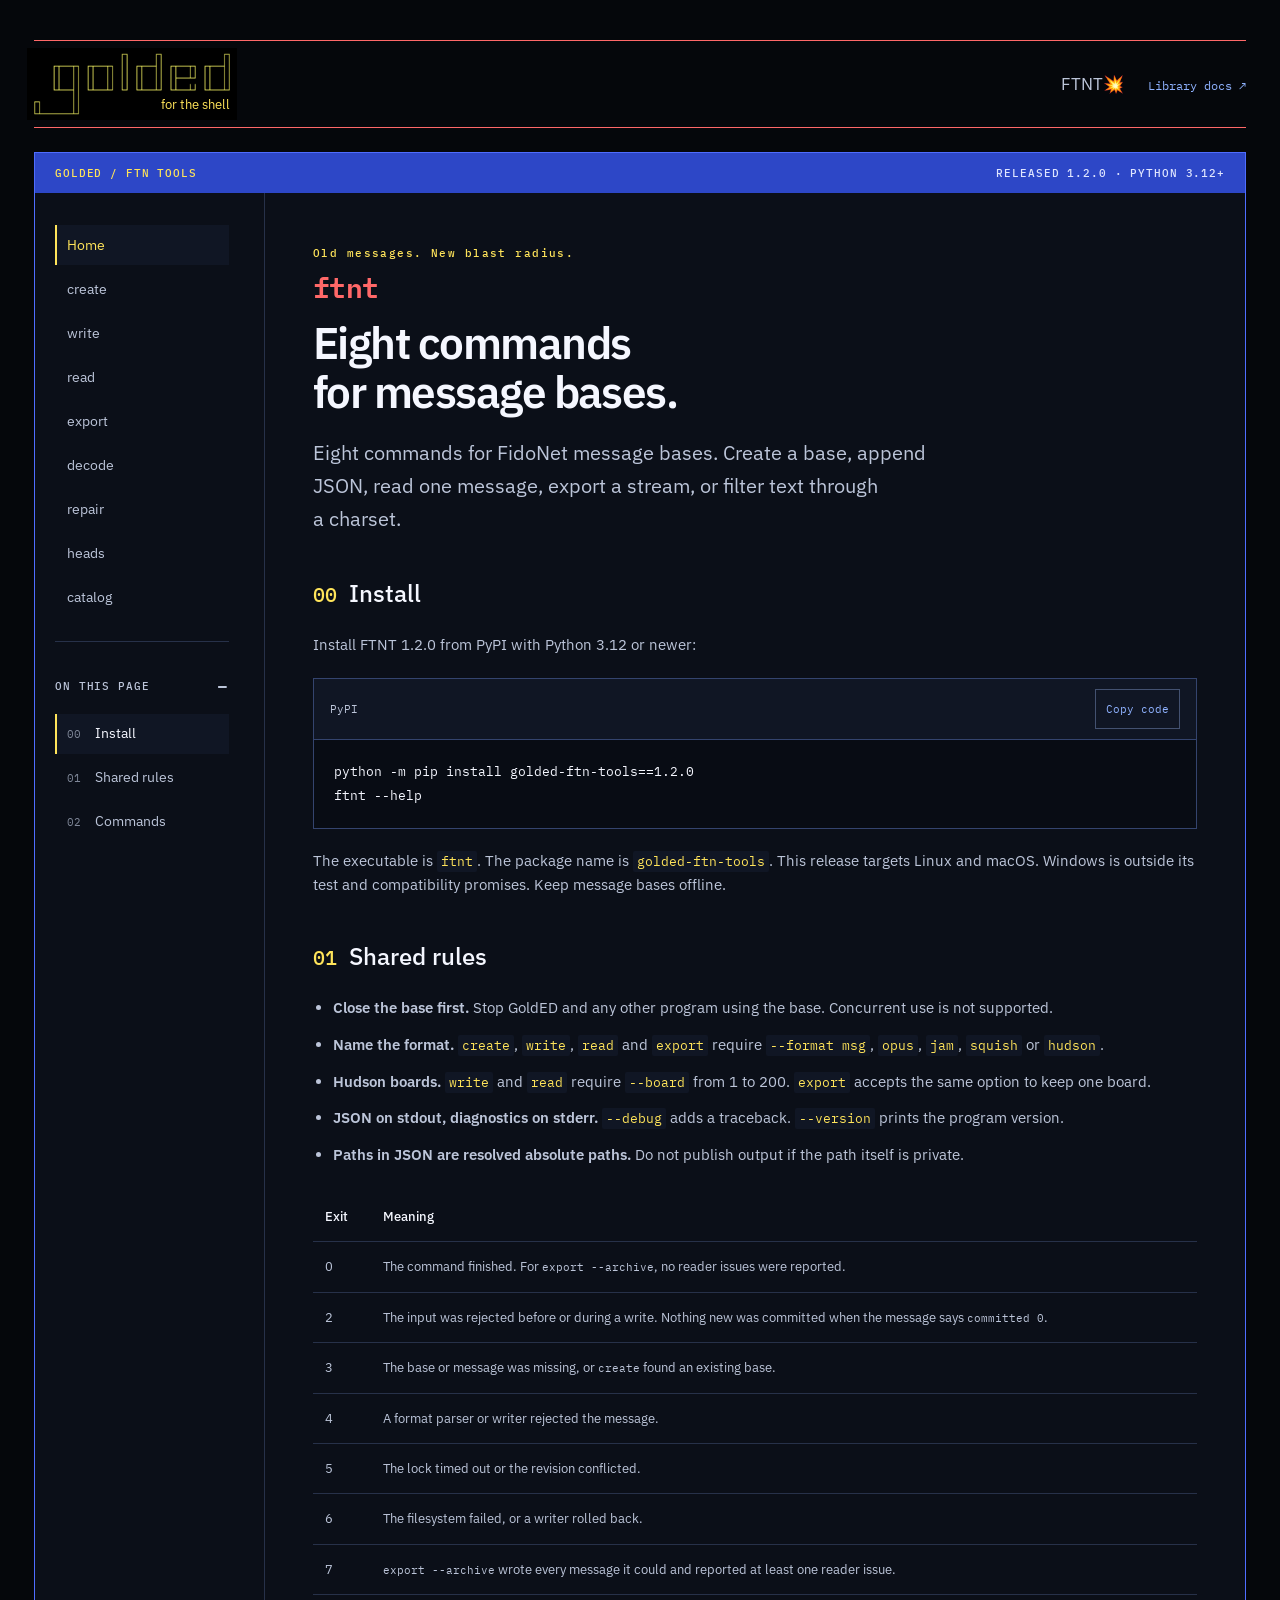
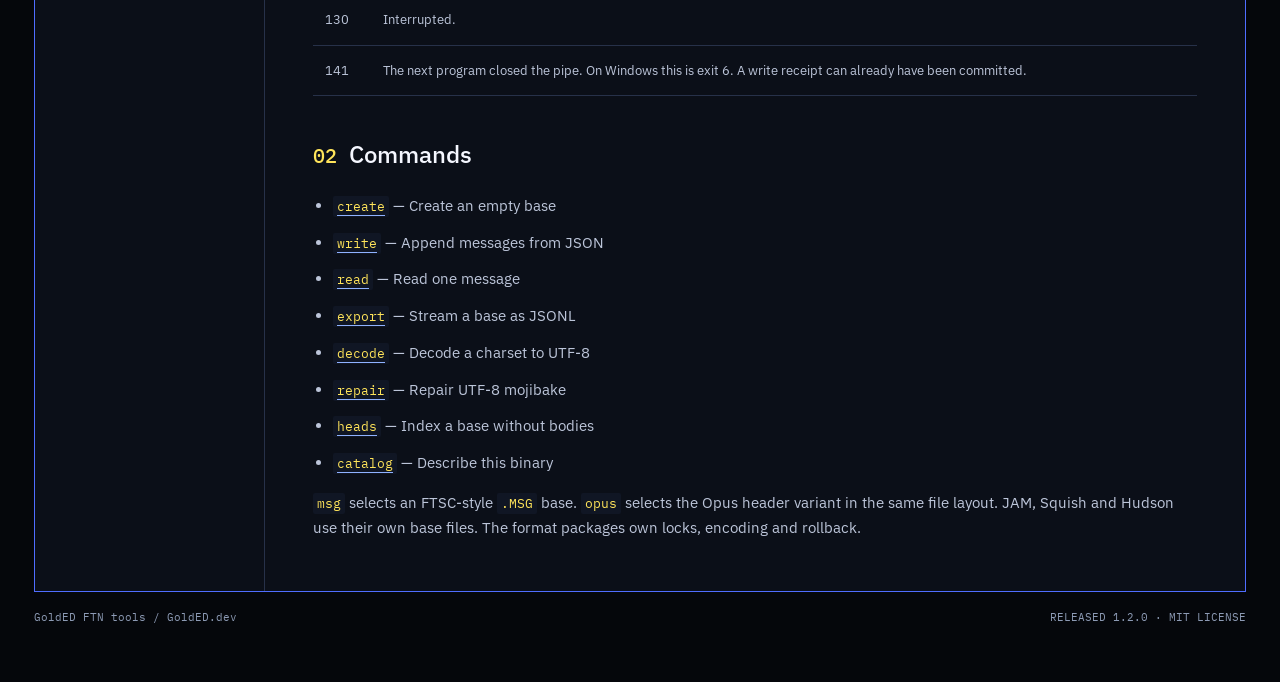
<file: index.html>
<!doctype html>
<html lang="en">
<head>
<meta charset="utf-8">
<meta name="viewport" content="width=device-width,initial-scale=1">
<meta name="description" content="FTNT is a command-line toolkit for FTN message bases, JSON fixtures and text filters.">
<title>FTNT · GoldED message-base tools</title>
<link rel="stylesheet" href="assets/manual.css">
</head>
<body>
<a class="skip" href="#install">Skip to content</a>
<div class="page">
<header class="masthead">
<a class="logo-mark" href="index.html" aria-label="FTNT home">
<img class="logo" src="assets/golded-logo.png" width="600" height="205" alt="GoldED">
<span class="logo-subtitle" aria-hidden="true">for the shell</span>
</a>
<div><span>FTNT💥</span><a href="https://golded-dev.github.io/golded-ftn-python-docs/">Library docs ↗</a></div>
</header>
<div class="shell">
<div class="bar"><span>GOLDED / FTN TOOLS</span><span>RELEASED 1.2.0 · PYTHON 3.12+</span></div>
<div class="layout">
<aside><div class="sidebar">
<nav class="page-nav" aria-label="Manual"><a href="index.html" aria-current="page">Home</a><a href="create.html">create</a><a href="write.html">write</a><a href="read.html">read</a><a href="export.html">export</a><a href="decode.html">decode</a><a href="repair.html">repair</a><a href="heads.html">heads</a><a href="catalog.html">catalog</a></nav>
<details class="contents" open><summary>On this page</summary><nav class="nav" aria-label="Sections"><a href="#install"><span class="num">00</span>Install</a><a href="#shared"><span class="num">01</span>Shared rules</a><a href="#commands"><span class="num">02</span>Commands</a></nav></details>
</div></aside>
<main><p class="eyebrow">Old messages. New blast radius.</p><p class="command">ftnt</p><h1>Eight commands for message bases.</h1><p class="hero-lead">Eight commands for FidoNet message bases. Create a base, append JSON, read one message, export a stream, or filter text through a charset.</p><section class="guide-section" id="install"><div class="section-title"><span>00</span><h2>Install</h2></div><p>Install FTNT 1.2.0 from PyPI with Python 3.12 or newer:</p><div class="code-pane" id="install-pypi"><div class="code-head"><span>PyPI</span><button type="button" data-copy="install-pypi-text" hidden>Copy code</button></div><pre><code id="install-pypi-text">python -m pip install golded-ftn-tools==1.2.0
ftnt --help
</code></pre></div><p>The executable is <code>ftnt</code>. The package name is <code>golded-ftn-tools</code>. This release targets Linux and macOS. Windows is outside its test and compatibility promises. Keep message bases offline.</p></section><section class="guide-section" id="shared"><div class="section-title"><span>01</span><h2>Shared rules</h2></div><ul class="contract-list"><li><strong>Close the base first.</strong> Stop GoldED and any other program using the base. Concurrent use is not supported.</li><li><strong>Name the format.</strong> <code>create</code>, <code>write</code>, <code>read</code> and <code>export</code> require <code>--format msg</code>, <code>opus</code>, <code>jam</code>, <code>squish</code> or <code>hudson</code>.</li><li><strong>Hudson boards.</strong> <code>write</code> and <code>read</code> require <code>--board</code> from 1 to 200. <code>export</code> accepts the same option to keep one board.</li><li><strong>JSON on stdout, diagnostics on stderr.</strong> <code>--debug</code> adds a traceback. <code>--version</code> prints the program version.</li><li><strong>Paths in JSON are resolved absolute paths.</strong> Do not publish output if the path itself is private.</li></ul><div class="table-wrap"><table><thead><tr><th>Exit</th><th>Meaning</th></tr></thead><tbody><tr><td>0</td><td>The command finished. For <code>export --archive</code>, no reader issues were reported.</td></tr><tr><td>2</td><td>The input was rejected before or during a write. Nothing new was committed when the message says <code>committed 0</code>.</td></tr><tr><td>3</td><td>The base or message was missing, or <code>create</code> found an existing base.</td></tr><tr><td>4</td><td>A format parser or writer rejected the message.</td></tr><tr><td>5</td><td>The lock timed out or the revision conflicted.</td></tr><tr><td>6</td><td>The filesystem failed, or a writer rolled back.</td></tr><tr><td>7</td><td><code>export --archive</code> wrote every message it could and reported at least one reader issue.</td></tr><tr><td>130</td><td>Interrupted.</td></tr><tr><td>141</td><td>The next program closed the pipe. On Windows this is exit 6. A write receipt can already have been committed.</td></tr></tbody></table></div></section><section class="guide-section" id="commands"><div class="section-title"><span>02</span><h2>Commands</h2></div><ul class="contract-list"><li><a href="create.html"><code>create</code></a> — Create an empty base</li><li><a href="write.html"><code>write</code></a> — Append messages from JSON</li><li><a href="read.html"><code>read</code></a> — Read one message</li><li><a href="export.html"><code>export</code></a> — Stream a base as JSONL</li><li><a href="decode.html"><code>decode</code></a> — Decode a charset to UTF-8</li><li><a href="repair.html"><code>repair</code></a> — Repair UTF-8 mojibake</li><li><a href="heads.html"><code>heads</code></a> — Index a base without bodies</li><li><a href="catalog.html"><code>catalog</code></a> — Describe this binary</li></ul><p><code>msg</code> selects an FTSC-style <code>.MSG</code> base. <code>opus</code> selects the Opus header variant in the same file layout. JAM, Squish and Hudson use their own base files. The format packages own locks, encoding and rollback.</p></section></main>
</div></div>
<footer><span>GoldED FTN tools / GoldED.dev</span><span>RELEASED 1.2.0 · MIT LICENSE</span></footer>
</div>

<script>
const contents=document.querySelector('.contents');
if(contents && window.matchMedia('(max-width:800px)').matches) contents.open=false;
for(const button of document.querySelectorAll('[data-copy]')){
  button.hidden=false;
  button.addEventListener('click', async () => {
    const node=document.getElementById(button.dataset.copy);
    const text=node.textContent;
    try {
      if(navigator.clipboard && window.isSecureContext){
        await navigator.clipboard.writeText(text);
      } else {
        const field=document.createElement('textarea');
        field.value=text;
        field.style.position='fixed';
        field.style.opacity='0';
        document.body.append(field);
        field.select();
        const ok=document.execCommand('copy');
        field.remove();
        button.focus();
        if(!ok) throw new Error('copy');
      }
      button.textContent='Copied';
    } catch {
      button.textContent='Select code';
      const range=document.createRange();
      range.selectNodeContents(node);
      const selection=window.getSelection();
      selection.removeAllRanges();
      selection.addRange(range);
    }
    setTimeout(() => button.textContent='Copy code', 1800);
  });
}
const links=[...document.querySelectorAll('.nav a')];
const sections=[...document.querySelectorAll('main section')];
function markSection(id){
  for(const link of links){
    if(link.hash === '#' + id) link.setAttribute('aria-current','location');
    else link.removeAttribute('aria-current');
  }
}
function track(){
  if(!sections.length) return;
  let current=sections[0].id;
  for(const section of sections){
    if(section.getBoundingClientRect().top <= 120) current=section.id;
  }
  const page=document.scrollingElement;
  if(page.scrollHeight > page.clientHeight &&
     Math.ceil(page.scrollTop + page.clientHeight) >= page.scrollHeight - 2){
    current=sections[sections.length - 1].id;
  }
  markSection(current);
}
window.addEventListener('scroll', track, {passive:true});
window.addEventListener('resize', track);
window.addEventListener('hashchange', () => {
  const selected=links.find(link => link.hash === window.location.hash);
  if(selected) markSection(selected.hash.slice(1));
  else track();
});
track();
</script>

</body>
</html>
</file>
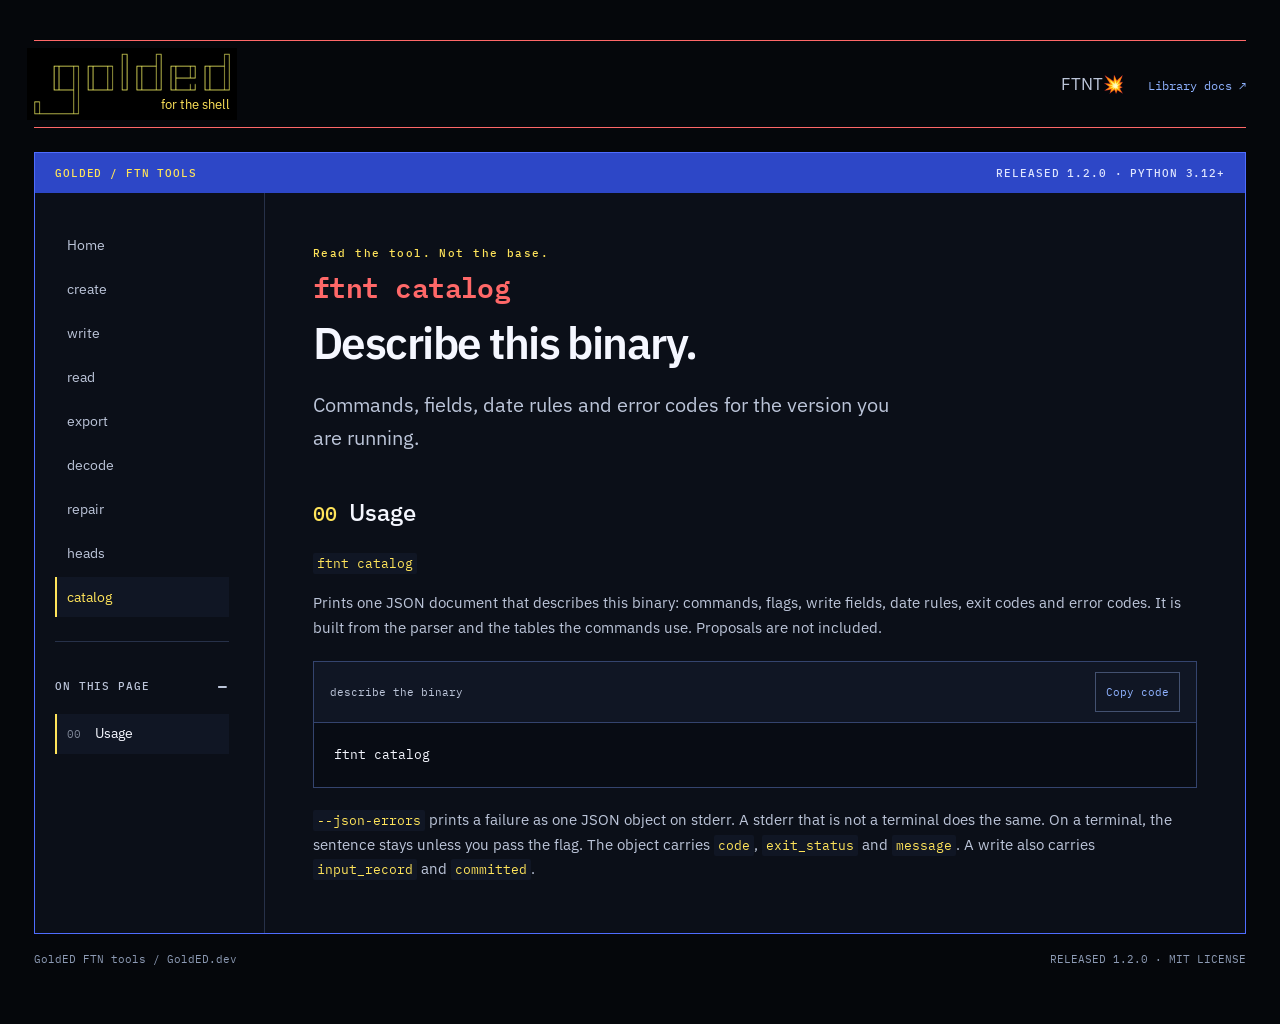
<file: catalog.html>
<!doctype html>
<html lang="en">
<head>
<meta charset="utf-8">
<meta name="viewport" content="width=device-width,initial-scale=1">
<meta name="description" content="Machine-readable description of the ftnt binary.">
<title>ftnt catalog</title>
<link rel="stylesheet" href="assets/manual.css">
</head>
<body>
<a class="skip" href="#usage">Skip to content</a>
<div class="page">
<header class="masthead">
<a class="logo-mark" href="index.html" aria-label="FTNT home">
<img class="logo" src="assets/golded-logo.png" width="600" height="205" alt="GoldED">
<span class="logo-subtitle" aria-hidden="true">for the shell</span>
</a>
<div><span>FTNT💥</span><a href="https://golded-dev.github.io/golded-ftn-python-docs/">Library docs ↗</a></div>
</header>
<div class="shell">
<div class="bar"><span>GOLDED / FTN TOOLS</span><span>RELEASED 1.2.0 · PYTHON 3.12+</span></div>
<div class="layout">
<aside><div class="sidebar">
<nav class="page-nav" aria-label="Manual"><a href="index.html">Home</a><a href="create.html">create</a><a href="write.html">write</a><a href="read.html">read</a><a href="export.html">export</a><a href="decode.html">decode</a><a href="repair.html">repair</a><a href="heads.html">heads</a><a href="catalog.html" aria-current="page">catalog</a></nav>
<details class="contents" open><summary>On this page</summary><nav class="nav" aria-label="Sections"><a href="#usage"><span class="num">00</span>Usage</a></nav></details>
</div></aside>
<main><p class="eyebrow">Read the tool. Not the base.</p><p class="command">ftnt catalog</p><h1>Describe this binary.</h1><p class="hero-lead">Commands, fields, date rules and error codes for the version you are running.</p><section class="guide-section" id="usage"><div class="section-title"><span>00</span><h2>Usage</h2></div><p><code>ftnt catalog</code></p><p>Prints one JSON document that describes this binary: commands, flags, write fields, date rules, exit codes and error codes. It is built from the parser and the tables the commands use. Proposals are not included.</p><div class="code-pane" id="catalog-example"><div class="code-head"><span>describe the binary</span><button type="button" data-copy="catalog-example-text" hidden>Copy code</button></div><pre><code id="catalog-example-text">ftnt catalog
</code></pre></div><p><code>--json-errors</code> prints a failure as one JSON object on stderr. A stderr that is not a terminal does the same. On a terminal, the sentence stays unless you pass the flag. The object carries <code>code</code>, <code>exit_status</code> and <code>message</code>. A write also carries <code>input_record</code> and <code>committed</code>.</p></section></main>
</div></div>
<footer><span>GoldED FTN tools / GoldED.dev</span><span>RELEASED 1.2.0 · MIT LICENSE</span></footer>
</div>

<script>
const contents=document.querySelector('.contents');
if(contents && window.matchMedia('(max-width:800px)').matches) contents.open=false;
for(const button of document.querySelectorAll('[data-copy]')){
  button.hidden=false;
  button.addEventListener('click', async () => {
    const node=document.getElementById(button.dataset.copy);
    const text=node.textContent;
    try {
      if(navigator.clipboard && window.isSecureContext){
        await navigator.clipboard.writeText(text);
      } else {
        const field=document.createElement('textarea');
        field.value=text;
        field.style.position='fixed';
        field.style.opacity='0';
        document.body.append(field);
        field.select();
        const ok=document.execCommand('copy');
        field.remove();
        button.focus();
        if(!ok) throw new Error('copy');
      }
      button.textContent='Copied';
    } catch {
      button.textContent='Select code';
      const range=document.createRange();
      range.selectNodeContents(node);
      const selection=window.getSelection();
      selection.removeAllRanges();
      selection.addRange(range);
    }
    setTimeout(() => button.textContent='Copy code', 1800);
  });
}
const links=[...document.querySelectorAll('.nav a')];
const sections=[...document.querySelectorAll('main section')];
function markSection(id){
  for(const link of links){
    if(link.hash === '#' + id) link.setAttribute('aria-current','location');
    else link.removeAttribute('aria-current');
  }
}
function track(){
  if(!sections.length) return;
  let current=sections[0].id;
  for(const section of sections){
    if(section.getBoundingClientRect().top <= 120) current=section.id;
  }
  const page=document.scrollingElement;
  if(page.scrollHeight > page.clientHeight &&
     Math.ceil(page.scrollTop + page.clientHeight) >= page.scrollHeight - 2){
    current=sections[sections.length - 1].id;
  }
  markSection(current);
}
window.addEventListener('scroll', track, {passive:true});
window.addEventListener('resize', track);
window.addEventListener('hashchange', () => {
  const selected=links.find(link => link.hash === window.location.hash);
  if(selected) markSection(selected.hash.slice(1));
  else track();
});
track();
</script>

</body>
</html>
</file>
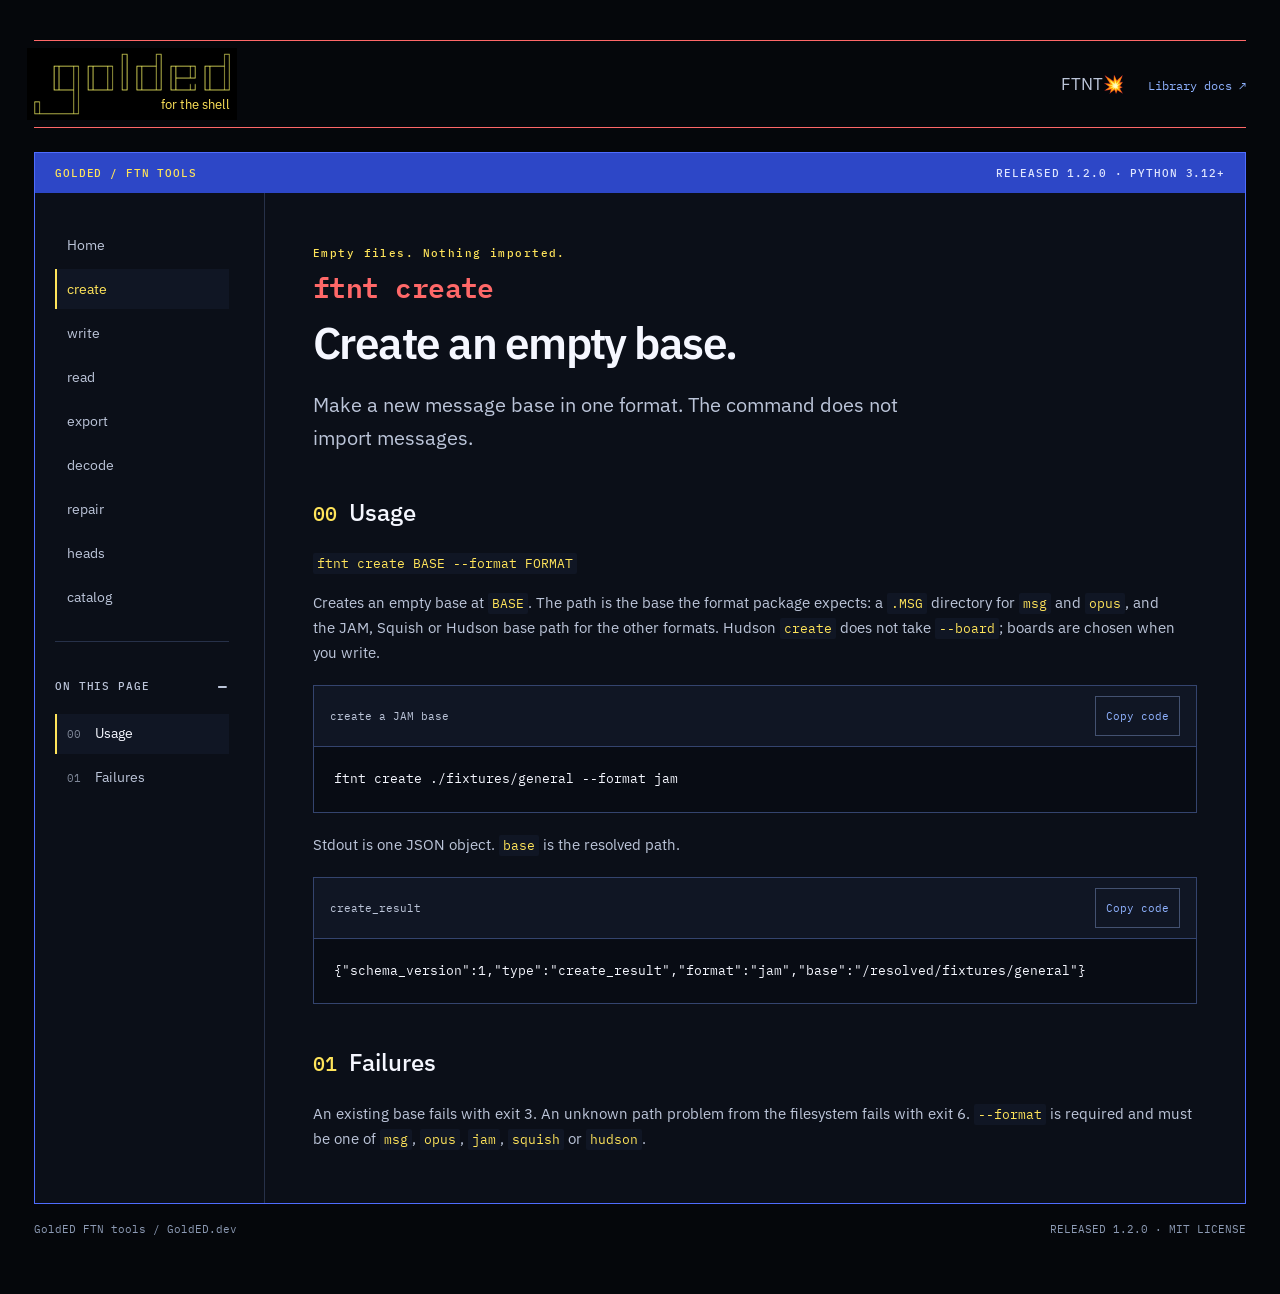
<file: create.html>
<!doctype html>
<html lang="en">
<head>
<meta charset="utf-8">
<meta name="viewport" content="width=device-width,initial-scale=1">
<meta name="description" content="Create an empty FTN message base with ftnt create.">
<title>ftnt create</title>
<link rel="stylesheet" href="assets/manual.css">
</head>
<body>
<a class="skip" href="#usage">Skip to content</a>
<div class="page">
<header class="masthead">
<a class="logo-mark" href="index.html" aria-label="FTNT home">
<img class="logo" src="assets/golded-logo.png" width="600" height="205" alt="GoldED">
<span class="logo-subtitle" aria-hidden="true">for the shell</span>
</a>
<div><span>FTNT💥</span><a href="https://golded-dev.github.io/golded-ftn-python-docs/">Library docs ↗</a></div>
</header>
<div class="shell">
<div class="bar"><span>GOLDED / FTN TOOLS</span><span>RELEASED 1.2.0 · PYTHON 3.12+</span></div>
<div class="layout">
<aside><div class="sidebar">
<nav class="page-nav" aria-label="Manual"><a href="index.html">Home</a><a href="create.html" aria-current="page">create</a><a href="write.html">write</a><a href="read.html">read</a><a href="export.html">export</a><a href="decode.html">decode</a><a href="repair.html">repair</a><a href="heads.html">heads</a><a href="catalog.html">catalog</a></nav>
<details class="contents" open><summary>On this page</summary><nav class="nav" aria-label="Sections"><a href="#usage"><span class="num">00</span>Usage</a><a href="#failures"><span class="num">01</span>Failures</a></nav></details>
</div></aside>
<main><p class="eyebrow">Empty files. Nothing imported.</p><p class="command">ftnt create</p><h1>Create an empty base.</h1><p class="hero-lead">Make a new message base in one format. The command does not import messages.</p><section class="guide-section" id="usage"><div class="section-title"><span>00</span><h2>Usage</h2></div><p><code>ftnt create BASE --format FORMAT</code></p><p>Creates an empty base at <code>BASE</code>. The path is the base the format package expects: a <code>.MSG</code> directory for <code>msg</code> and <code>opus</code>, and the JAM, Squish or Hudson base path for the other formats. Hudson <code>create</code> does not take <code>--board</code>; boards are chosen when you write.</p><div class="code-pane" id="create-jam"><div class="code-head"><span>create a JAM base</span><button type="button" data-copy="create-jam-text" hidden>Copy code</button></div><pre><code id="create-jam-text">ftnt create ./fixtures/general --format jam
</code></pre></div><p>Stdout is one JSON object. <code>base</code> is the resolved path.</p><div class="code-pane" id="create-result"><div class="code-head"><span>create_result</span><button type="button" data-copy="create-result-text" hidden>Copy code</button></div><pre><code id="create-result-text">{&quot;schema_version&quot;:1,&quot;type&quot;:&quot;create_result&quot;,&quot;format&quot;:&quot;jam&quot;,&quot;base&quot;:&quot;/resolved/fixtures/general&quot;}
</code></pre></div></section><section class="guide-section" id="failures"><div class="section-title"><span>01</span><h2>Failures</h2></div><p>An existing base fails with exit 3. An unknown path problem from the filesystem fails with exit 6. <code>--format</code> is required and must be one of <code>msg</code>, <code>opus</code>, <code>jam</code>, <code>squish</code> or <code>hudson</code>.</p></section></main>
</div></div>
<footer><span>GoldED FTN tools / GoldED.dev</span><span>RELEASED 1.2.0 · MIT LICENSE</span></footer>
</div>

<script>
const contents=document.querySelector('.contents');
if(contents && window.matchMedia('(max-width:800px)').matches) contents.open=false;
for(const button of document.querySelectorAll('[data-copy]')){
  button.hidden=false;
  button.addEventListener('click', async () => {
    const node=document.getElementById(button.dataset.copy);
    const text=node.textContent;
    try {
      if(navigator.clipboard && window.isSecureContext){
        await navigator.clipboard.writeText(text);
      } else {
        const field=document.createElement('textarea');
        field.value=text;
        field.style.position='fixed';
        field.style.opacity='0';
        document.body.append(field);
        field.select();
        const ok=document.execCommand('copy');
        field.remove();
        button.focus();
        if(!ok) throw new Error('copy');
      }
      button.textContent='Copied';
    } catch {
      button.textContent='Select code';
      const range=document.createRange();
      range.selectNodeContents(node);
      const selection=window.getSelection();
      selection.removeAllRanges();
      selection.addRange(range);
    }
    setTimeout(() => button.textContent='Copy code', 1800);
  });
}
const links=[...document.querySelectorAll('.nav a')];
const sections=[...document.querySelectorAll('main section')];
function markSection(id){
  for(const link of links){
    if(link.hash === '#' + id) link.setAttribute('aria-current','location');
    else link.removeAttribute('aria-current');
  }
}
function track(){
  if(!sections.length) return;
  let current=sections[0].id;
  for(const section of sections){
    if(section.getBoundingClientRect().top <= 120) current=section.id;
  }
  const page=document.scrollingElement;
  if(page.scrollHeight > page.clientHeight &&
     Math.ceil(page.scrollTop + page.clientHeight) >= page.scrollHeight - 2){
    current=sections[sections.length - 1].id;
  }
  markSection(current);
}
window.addEventListener('scroll', track, {passive:true});
window.addEventListener('resize', track);
window.addEventListener('hashchange', () => {
  const selected=links.find(link => link.hash === window.location.hash);
  if(selected) markSection(selected.hash.slice(1));
  else track();
});
track();
</script>

</body>
</html>
</file>
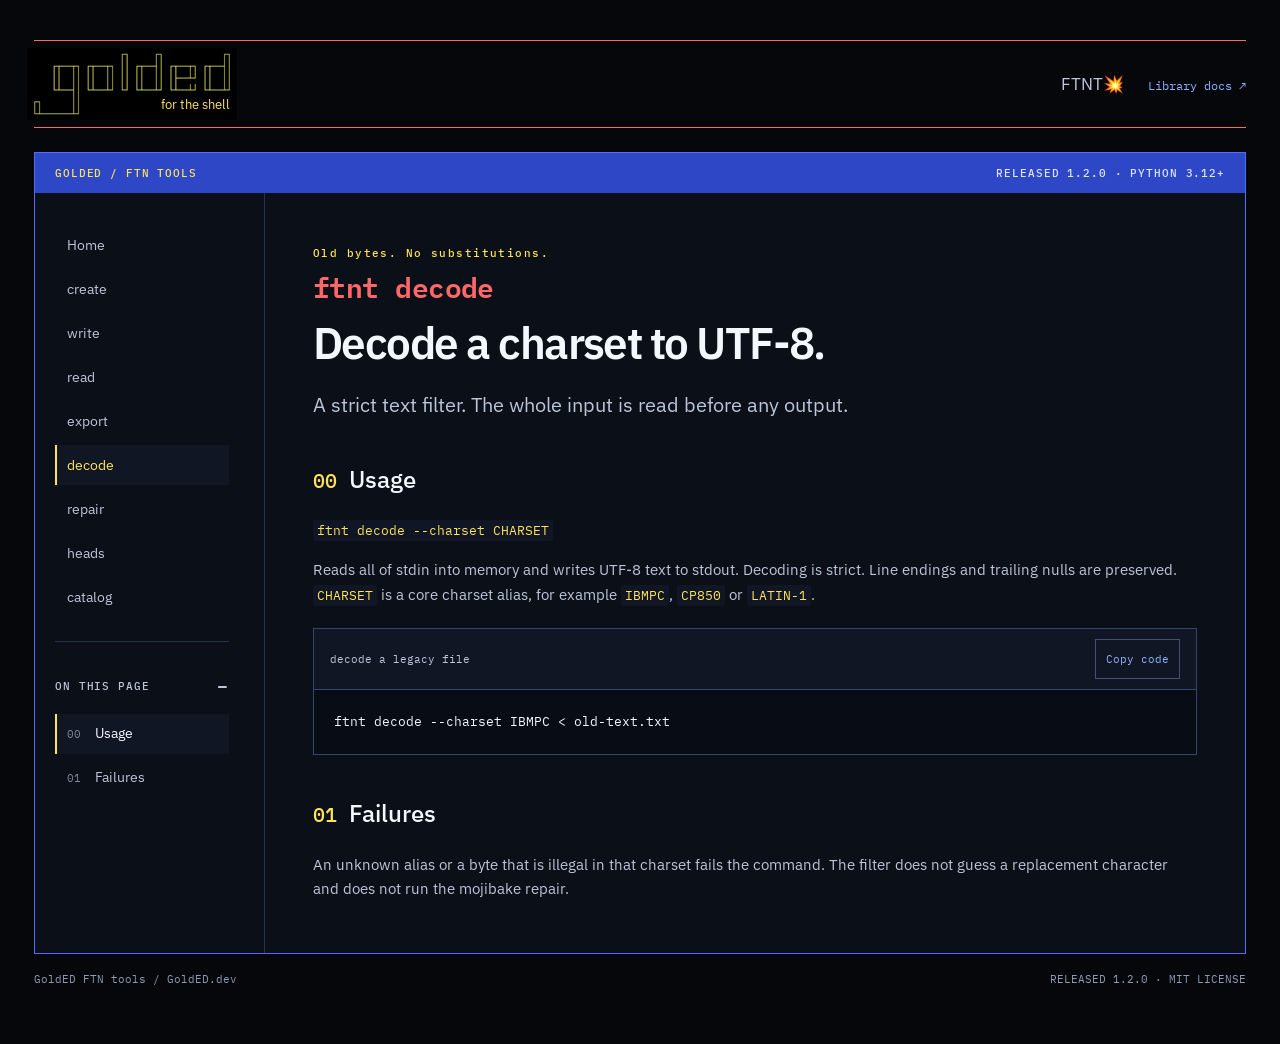
<file: decode.html>
<!doctype html>
<html lang="en">
<head>
<meta charset="utf-8">
<meta name="viewport" content="width=device-width,initial-scale=1">
<meta name="description" content="Decode a legacy charset to UTF-8 with ftnt decode.">
<title>ftnt decode</title>
<link rel="stylesheet" href="assets/manual.css">
</head>
<body>
<a class="skip" href="#usage">Skip to content</a>
<div class="page">
<header class="masthead">
<a class="logo-mark" href="index.html" aria-label="FTNT home">
<img class="logo" src="assets/golded-logo.png" width="600" height="205" alt="GoldED">
<span class="logo-subtitle" aria-hidden="true">for the shell</span>
</a>
<div><span>FTNT💥</span><a href="https://golded-dev.github.io/golded-ftn-python-docs/">Library docs ↗</a></div>
</header>
<div class="shell">
<div class="bar"><span>GOLDED / FTN TOOLS</span><span>RELEASED 1.2.0 · PYTHON 3.12+</span></div>
<div class="layout">
<aside><div class="sidebar">
<nav class="page-nav" aria-label="Manual"><a href="index.html">Home</a><a href="create.html">create</a><a href="write.html">write</a><a href="read.html">read</a><a href="export.html">export</a><a href="decode.html" aria-current="page">decode</a><a href="repair.html">repair</a><a href="heads.html">heads</a><a href="catalog.html">catalog</a></nav>
<details class="contents" open><summary>On this page</summary><nav class="nav" aria-label="Sections"><a href="#usage"><span class="num">00</span>Usage</a><a href="#failures"><span class="num">01</span>Failures</a></nav></details>
</div></aside>
<main><p class="eyebrow">Old bytes. No substitutions.</p><p class="command">ftnt decode</p><h1>Decode a charset to UTF-8.</h1><p class="hero-lead">A strict text filter. The whole input is read before any output.</p><section class="guide-section" id="usage"><div class="section-title"><span>00</span><h2>Usage</h2></div><p><code>ftnt decode --charset CHARSET</code></p><p>Reads all of stdin into memory and writes UTF-8 text to stdout. Decoding is strict. Line endings and trailing nulls are preserved. <code>CHARSET</code> is a core charset alias, for example <code>IBMPC</code>, <code>CP850</code> or <code>LATIN-1</code>.</p><div class="code-pane" id="decode-example"><div class="code-head"><span>decode a legacy file</span><button type="button" data-copy="decode-example-text" hidden>Copy code</button></div><pre><code id="decode-example-text">ftnt decode --charset IBMPC &lt; old-text.txt
</code></pre></div></section><section class="guide-section" id="failures"><div class="section-title"><span>01</span><h2>Failures</h2></div><p>An unknown alias or a byte that is illegal in that charset fails the command. The filter does not guess a replacement character and does not run the mojibake repair.</p></section></main>
</div></div>
<footer><span>GoldED FTN tools / GoldED.dev</span><span>RELEASED 1.2.0 · MIT LICENSE</span></footer>
</div>

<script>
const contents=document.querySelector('.contents');
if(contents && window.matchMedia('(max-width:800px)').matches) contents.open=false;
for(const button of document.querySelectorAll('[data-copy]')){
  button.hidden=false;
  button.addEventListener('click', async () => {
    const node=document.getElementById(button.dataset.copy);
    const text=node.textContent;
    try {
      if(navigator.clipboard && window.isSecureContext){
        await navigator.clipboard.writeText(text);
      } else {
        const field=document.createElement('textarea');
        field.value=text;
        field.style.position='fixed';
        field.style.opacity='0';
        document.body.append(field);
        field.select();
        const ok=document.execCommand('copy');
        field.remove();
        button.focus();
        if(!ok) throw new Error('copy');
      }
      button.textContent='Copied';
    } catch {
      button.textContent='Select code';
      const range=document.createRange();
      range.selectNodeContents(node);
      const selection=window.getSelection();
      selection.removeAllRanges();
      selection.addRange(range);
    }
    setTimeout(() => button.textContent='Copy code', 1800);
  });
}
const links=[...document.querySelectorAll('.nav a')];
const sections=[...document.querySelectorAll('main section')];
function markSection(id){
  for(const link of links){
    if(link.hash === '#' + id) link.setAttribute('aria-current','location');
    else link.removeAttribute('aria-current');
  }
}
function track(){
  if(!sections.length) return;
  let current=sections[0].id;
  for(const section of sections){
    if(section.getBoundingClientRect().top <= 120) current=section.id;
  }
  const page=document.scrollingElement;
  if(page.scrollHeight > page.clientHeight &&
     Math.ceil(page.scrollTop + page.clientHeight) >= page.scrollHeight - 2){
    current=sections[sections.length - 1].id;
  }
  markSection(current);
}
window.addEventListener('scroll', track, {passive:true});
window.addEventListener('resize', track);
window.addEventListener('hashchange', () => {
  const selected=links.find(link => link.hash === window.location.hash);
  if(selected) markSection(selected.hash.slice(1));
  else track();
});
track();
</script>

</body>
</html>
</file>
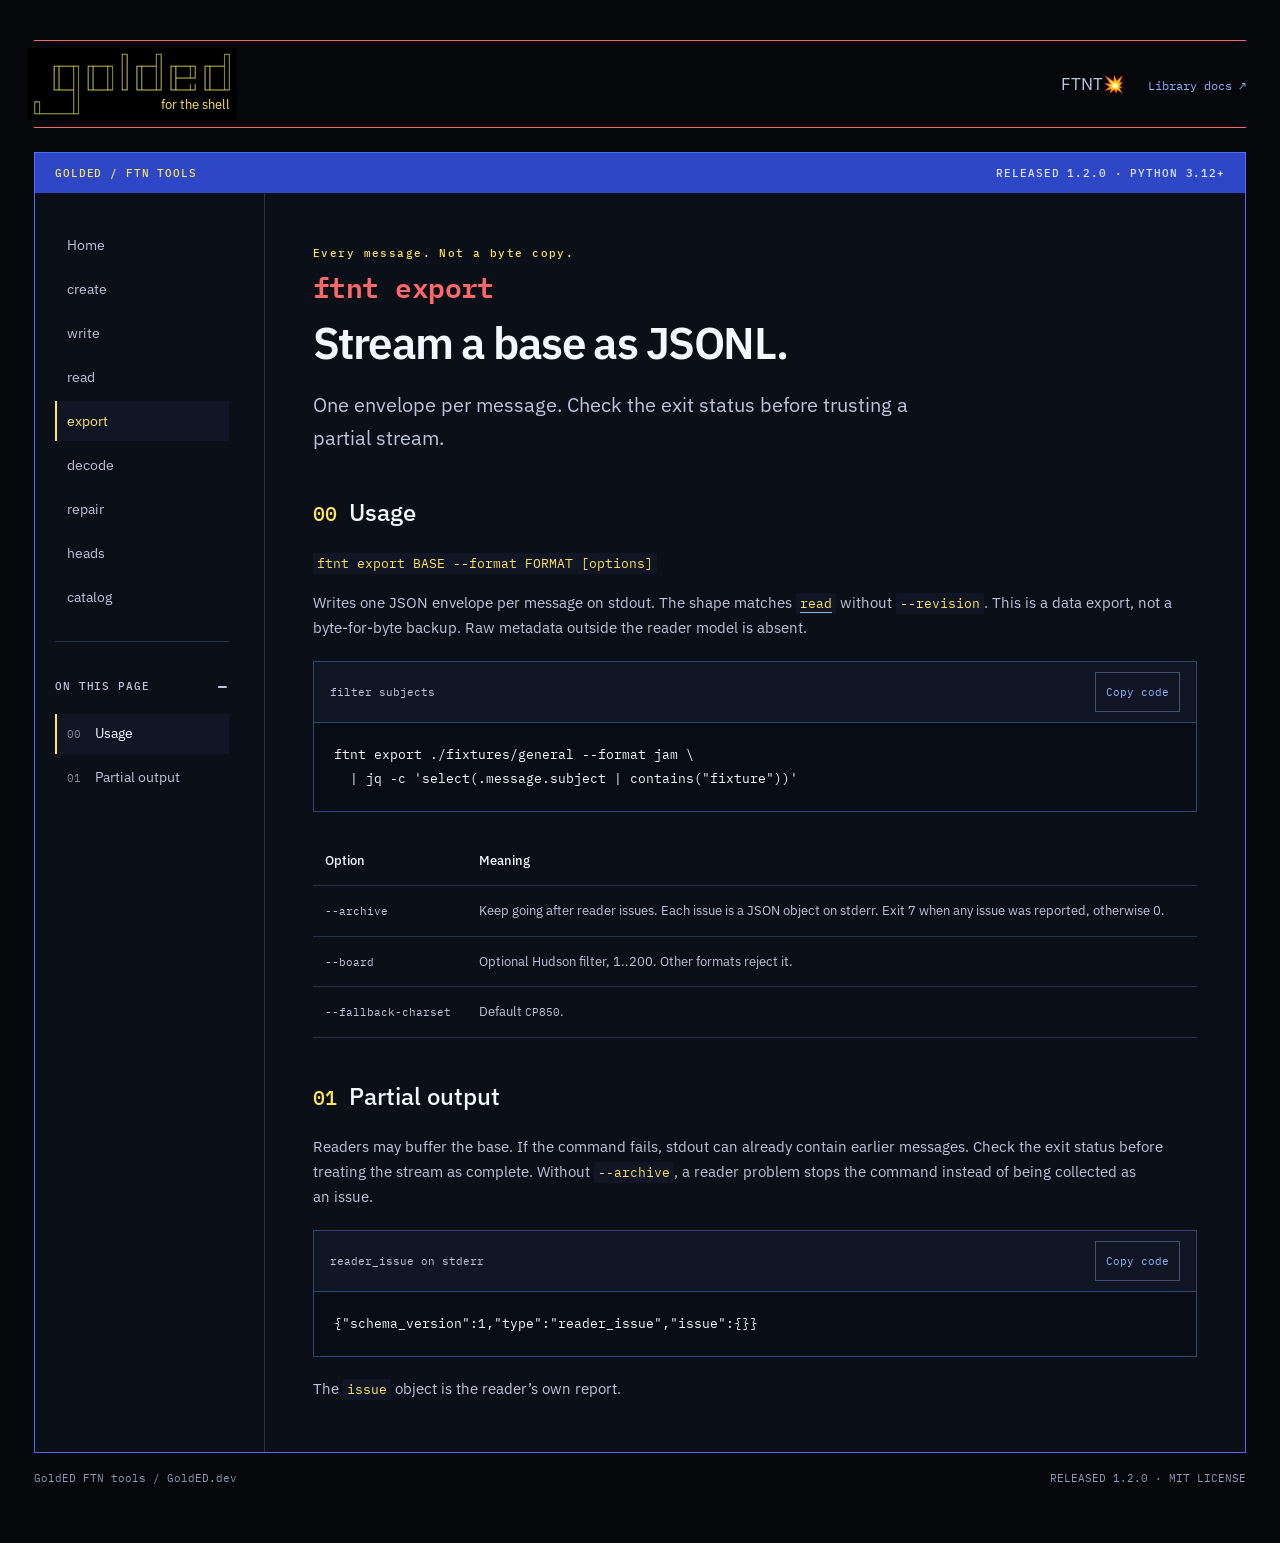
<file: export.html>
<!doctype html>
<html lang="en">
<head>
<meta charset="utf-8">
<meta name="viewport" content="width=device-width,initial-scale=1">
<meta name="description" content="Export an FTN message base as JSONL with ftnt export.">
<title>ftnt export</title>
<link rel="stylesheet" href="assets/manual.css">
</head>
<body>
<a class="skip" href="#usage">Skip to content</a>
<div class="page">
<header class="masthead">
<a class="logo-mark" href="index.html" aria-label="FTNT home">
<img class="logo" src="assets/golded-logo.png" width="600" height="205" alt="GoldED">
<span class="logo-subtitle" aria-hidden="true">for the shell</span>
</a>
<div><span>FTNT💥</span><a href="https://golded-dev.github.io/golded-ftn-python-docs/">Library docs ↗</a></div>
</header>
<div class="shell">
<div class="bar"><span>GOLDED / FTN TOOLS</span><span>RELEASED 1.2.0 · PYTHON 3.12+</span></div>
<div class="layout">
<aside><div class="sidebar">
<nav class="page-nav" aria-label="Manual"><a href="index.html">Home</a><a href="create.html">create</a><a href="write.html">write</a><a href="read.html">read</a><a href="export.html" aria-current="page">export</a><a href="decode.html">decode</a><a href="repair.html">repair</a><a href="heads.html">heads</a><a href="catalog.html">catalog</a></nav>
<details class="contents" open><summary>On this page</summary><nav class="nav" aria-label="Sections"><a href="#usage"><span class="num">00</span>Usage</a><a href="#partial"><span class="num">01</span>Partial output</a></nav></details>
</div></aside>
<main><p class="eyebrow">Every message. Not a byte copy.</p><p class="command">ftnt export</p><h1>Stream a base as JSONL.</h1><p class="hero-lead">One envelope per message. Check the exit status before trusting a partial stream.</p><section class="guide-section" id="usage"><div class="section-title"><span>00</span><h2>Usage</h2></div><p><code>ftnt export BASE --format FORMAT [options]</code></p><p>Writes one JSON envelope per message on stdout. The shape matches <a href="read.html"><code>read</code></a> without <code>--revision</code>. This is a data export, not a byte-for-byte backup. Raw metadata outside the reader model is absent.</p><div class="code-pane" id="export-pipe"><div class="code-head"><span>filter subjects</span><button type="button" data-copy="export-pipe-text" hidden>Copy code</button></div><pre><code id="export-pipe-text">ftnt export ./fixtures/general --format jam \
  | jq -c &#x27;select(.message.subject | contains(&quot;fixture&quot;))&#x27;
</code></pre></div><div class="table-wrap"><table><thead><tr><th>Option</th><th>Meaning</th></tr></thead><tbody><tr><td><code>--archive</code></td><td>Keep going after reader issues. Each issue is a JSON object on stderr. Exit 7 when any issue was reported, otherwise 0.</td></tr><tr><td><code>--board</code></td><td>Optional Hudson filter, 1..200. Other formats reject it.</td></tr><tr><td><code>--fallback-charset</code></td><td>Default <code>CP850</code>.</td></tr></tbody></table></div></section><section class="guide-section" id="partial"><div class="section-title"><span>01</span><h2>Partial output</h2></div><p>Readers may buffer the base. If the command fails, stdout can already contain earlier messages. Check the exit status before treating the stream as complete. Without <code>--archive</code>, a reader problem stops the command instead of being collected as an issue.</p><div class="code-pane" id="export-issue"><div class="code-head"><span>reader_issue on stderr</span><button type="button" data-copy="export-issue-text" hidden>Copy code</button></div><pre><code id="export-issue-text">{&quot;schema_version&quot;:1,&quot;type&quot;:&quot;reader_issue&quot;,&quot;issue&quot;:{}}
</code></pre></div><p>The <code>issue</code> object is the reader’s own report.</p></section></main>
</div></div>
<footer><span>GoldED FTN tools / GoldED.dev</span><span>RELEASED 1.2.0 · MIT LICENSE</span></footer>
</div>

<script>
const contents=document.querySelector('.contents');
if(contents && window.matchMedia('(max-width:800px)').matches) contents.open=false;
for(const button of document.querySelectorAll('[data-copy]')){
  button.hidden=false;
  button.addEventListener('click', async () => {
    const node=document.getElementById(button.dataset.copy);
    const text=node.textContent;
    try {
      if(navigator.clipboard && window.isSecureContext){
        await navigator.clipboard.writeText(text);
      } else {
        const field=document.createElement('textarea');
        field.value=text;
        field.style.position='fixed';
        field.style.opacity='0';
        document.body.append(field);
        field.select();
        const ok=document.execCommand('copy');
        field.remove();
        button.focus();
        if(!ok) throw new Error('copy');
      }
      button.textContent='Copied';
    } catch {
      button.textContent='Select code';
      const range=document.createRange();
      range.selectNodeContents(node);
      const selection=window.getSelection();
      selection.removeAllRanges();
      selection.addRange(range);
    }
    setTimeout(() => button.textContent='Copy code', 1800);
  });
}
const links=[...document.querySelectorAll('.nav a')];
const sections=[...document.querySelectorAll('main section')];
function markSection(id){
  for(const link of links){
    if(link.hash === '#' + id) link.setAttribute('aria-current','location');
    else link.removeAttribute('aria-current');
  }
}
function track(){
  if(!sections.length) return;
  let current=sections[0].id;
  for(const section of sections){
    if(section.getBoundingClientRect().top <= 120) current=section.id;
  }
  const page=document.scrollingElement;
  if(page.scrollHeight > page.clientHeight &&
     Math.ceil(page.scrollTop + page.clientHeight) >= page.scrollHeight - 2){
    current=sections[sections.length - 1].id;
  }
  markSection(current);
}
window.addEventListener('scroll', track, {passive:true});
window.addEventListener('resize', track);
window.addEventListener('hashchange', () => {
  const selected=links.find(link => link.hash === window.location.hash);
  if(selected) markSection(selected.hash.slice(1));
  else track();
});
track();
</script>

</body>
</html>
</file>
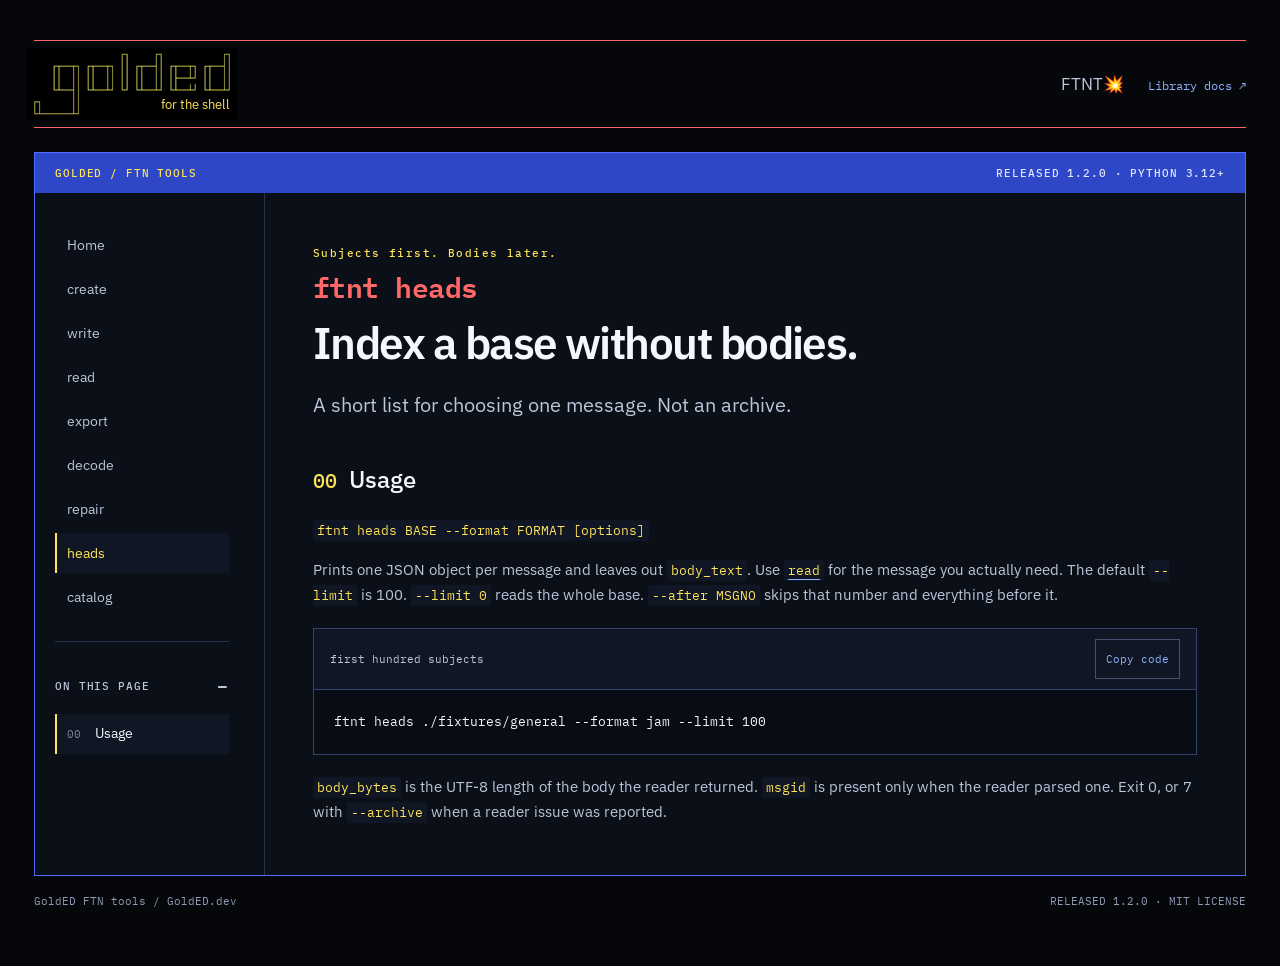
<file: heads.html>
<!doctype html>
<html lang="en">
<head>
<meta charset="utf-8">
<meta name="viewport" content="width=device-width,initial-scale=1">
<meta name="description" content="Index an FTN message base without message bodies.">
<title>ftnt heads</title>
<link rel="stylesheet" href="assets/manual.css">
</head>
<body>
<a class="skip" href="#usage">Skip to content</a>
<div class="page">
<header class="masthead">
<a class="logo-mark" href="index.html" aria-label="FTNT home">
<img class="logo" src="assets/golded-logo.png" width="600" height="205" alt="GoldED">
<span class="logo-subtitle" aria-hidden="true">for the shell</span>
</a>
<div><span>FTNT💥</span><a href="https://golded-dev.github.io/golded-ftn-python-docs/">Library docs ↗</a></div>
</header>
<div class="shell">
<div class="bar"><span>GOLDED / FTN TOOLS</span><span>RELEASED 1.2.0 · PYTHON 3.12+</span></div>
<div class="layout">
<aside><div class="sidebar">
<nav class="page-nav" aria-label="Manual"><a href="index.html">Home</a><a href="create.html">create</a><a href="write.html">write</a><a href="read.html">read</a><a href="export.html">export</a><a href="decode.html">decode</a><a href="repair.html">repair</a><a href="heads.html" aria-current="page">heads</a><a href="catalog.html">catalog</a></nav>
<details class="contents" open><summary>On this page</summary><nav class="nav" aria-label="Sections"><a href="#usage"><span class="num">00</span>Usage</a></nav></details>
</div></aside>
<main><p class="eyebrow">Subjects first. Bodies later.</p><p class="command">ftnt heads</p><h1>Index a base without bodies.</h1><p class="hero-lead">A short list for choosing one message. Not an archive.</p><section class="guide-section" id="usage"><div class="section-title"><span>00</span><h2>Usage</h2></div><p><code>ftnt heads BASE --format FORMAT [options]</code></p><p>Prints one JSON object per message and leaves out <code>body_text</code>. Use <a href="read.html"><code>read</code></a> for the message you actually need. The default <code>--limit</code> is 100. <code>--limit 0</code> reads the whole base. <code>--after MSGNO</code> skips that number and everything before it.</p><div class="code-pane" id="heads-example"><div class="code-head"><span>first hundred subjects</span><button type="button" data-copy="heads-example-text" hidden>Copy code</button></div><pre><code id="heads-example-text">ftnt heads ./fixtures/general --format jam --limit 100
</code></pre></div><p><code>body_bytes</code> is the UTF-8 length of the body the reader returned. <code>msgid</code> is present only when the reader parsed one. Exit 0, or 7 with <code>--archive</code> when a reader issue was reported.</p></section></main>
</div></div>
<footer><span>GoldED FTN tools / GoldED.dev</span><span>RELEASED 1.2.0 · MIT LICENSE</span></footer>
</div>

<script>
const contents=document.querySelector('.contents');
if(contents && window.matchMedia('(max-width:800px)').matches) contents.open=false;
for(const button of document.querySelectorAll('[data-copy]')){
  button.hidden=false;
  button.addEventListener('click', async () => {
    const node=document.getElementById(button.dataset.copy);
    const text=node.textContent;
    try {
      if(navigator.clipboard && window.isSecureContext){
        await navigator.clipboard.writeText(text);
      } else {
        const field=document.createElement('textarea');
        field.value=text;
        field.style.position='fixed';
        field.style.opacity='0';
        document.body.append(field);
        field.select();
        const ok=document.execCommand('copy');
        field.remove();
        button.focus();
        if(!ok) throw new Error('copy');
      }
      button.textContent='Copied';
    } catch {
      button.textContent='Select code';
      const range=document.createRange();
      range.selectNodeContents(node);
      const selection=window.getSelection();
      selection.removeAllRanges();
      selection.addRange(range);
    }
    setTimeout(() => button.textContent='Copy code', 1800);
  });
}
const links=[...document.querySelectorAll('.nav a')];
const sections=[...document.querySelectorAll('main section')];
function markSection(id){
  for(const link of links){
    if(link.hash === '#' + id) link.setAttribute('aria-current','location');
    else link.removeAttribute('aria-current');
  }
}
function track(){
  if(!sections.length) return;
  let current=sections[0].id;
  for(const section of sections){
    if(section.getBoundingClientRect().top <= 120) current=section.id;
  }
  const page=document.scrollingElement;
  if(page.scrollHeight > page.clientHeight &&
     Math.ceil(page.scrollTop + page.clientHeight) >= page.scrollHeight - 2){
    current=sections[sections.length - 1].id;
  }
  markSection(current);
}
window.addEventListener('scroll', track, {passive:true});
window.addEventListener('resize', track);
window.addEventListener('hashchange', () => {
  const selected=links.find(link => link.hash === window.location.hash);
  if(selected) markSection(selected.hash.slice(1));
  else track();
});
track();
</script>

</body>
</html>
</file>
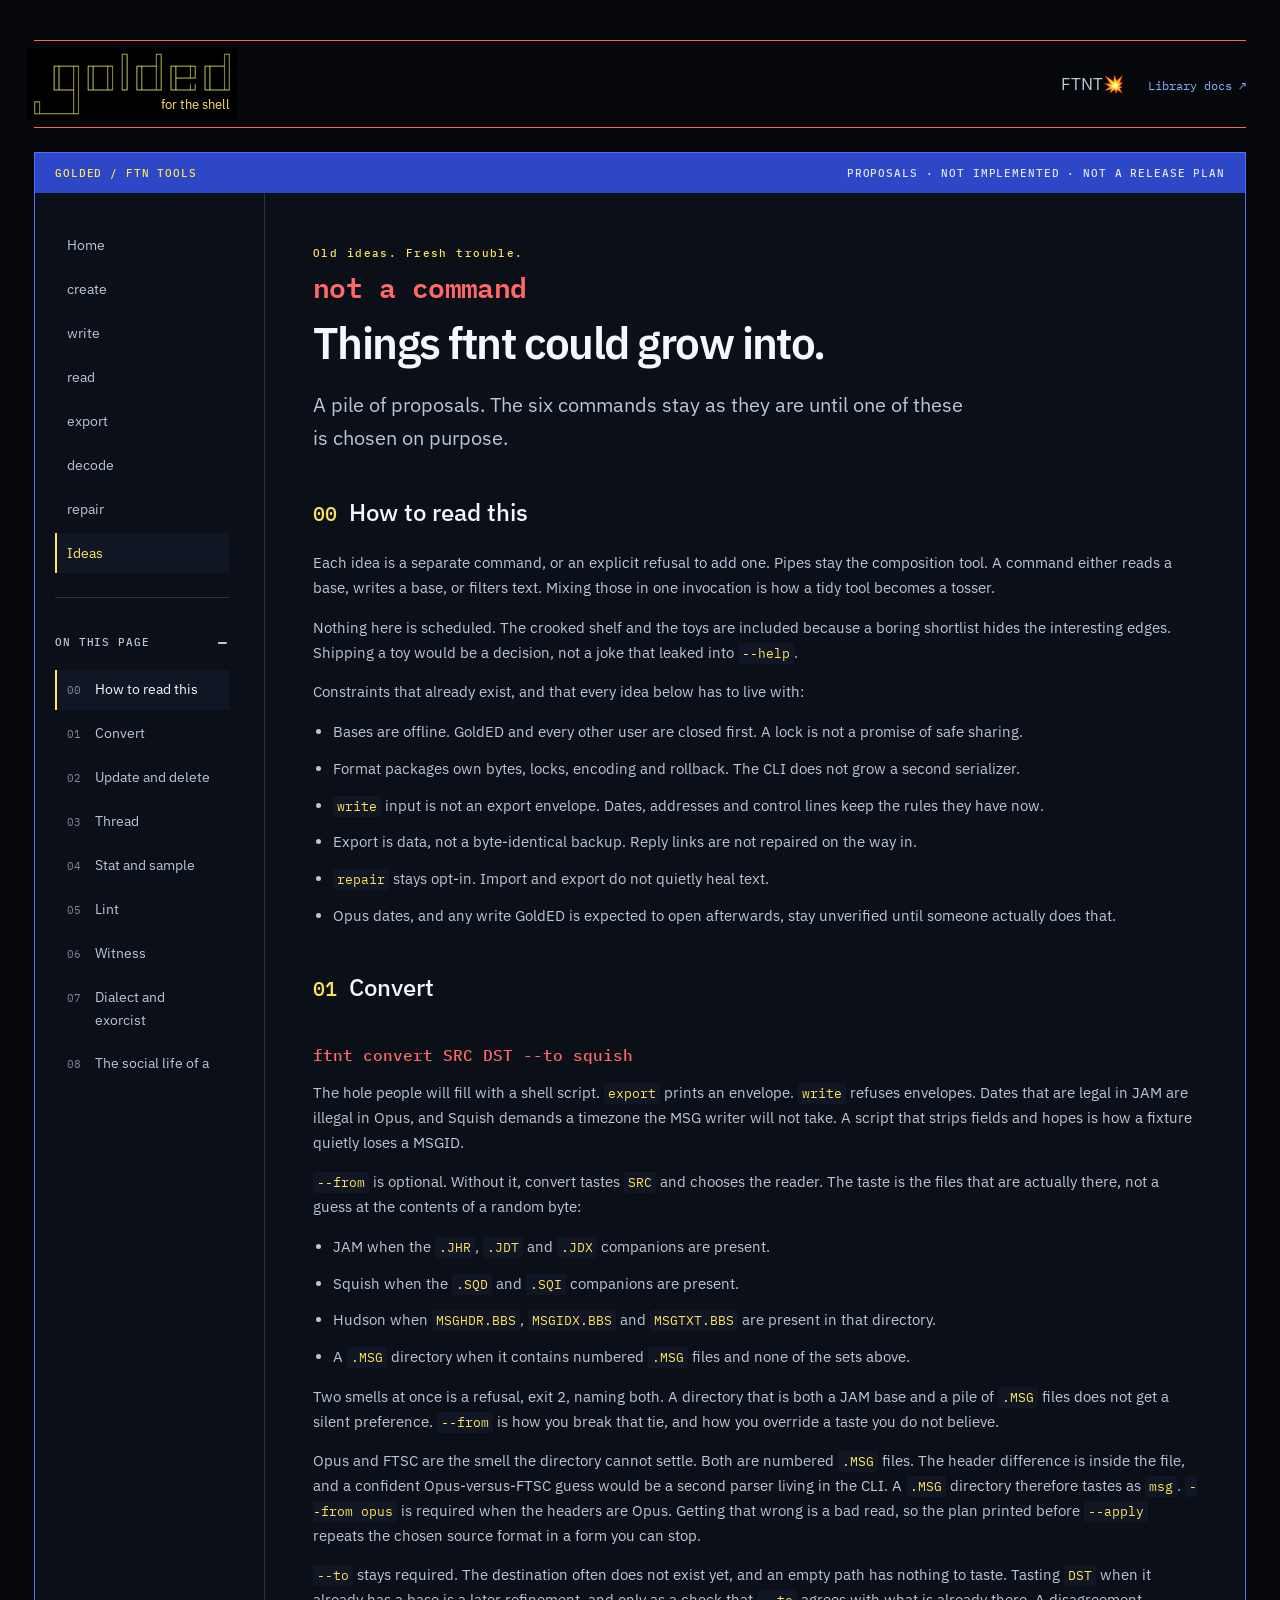
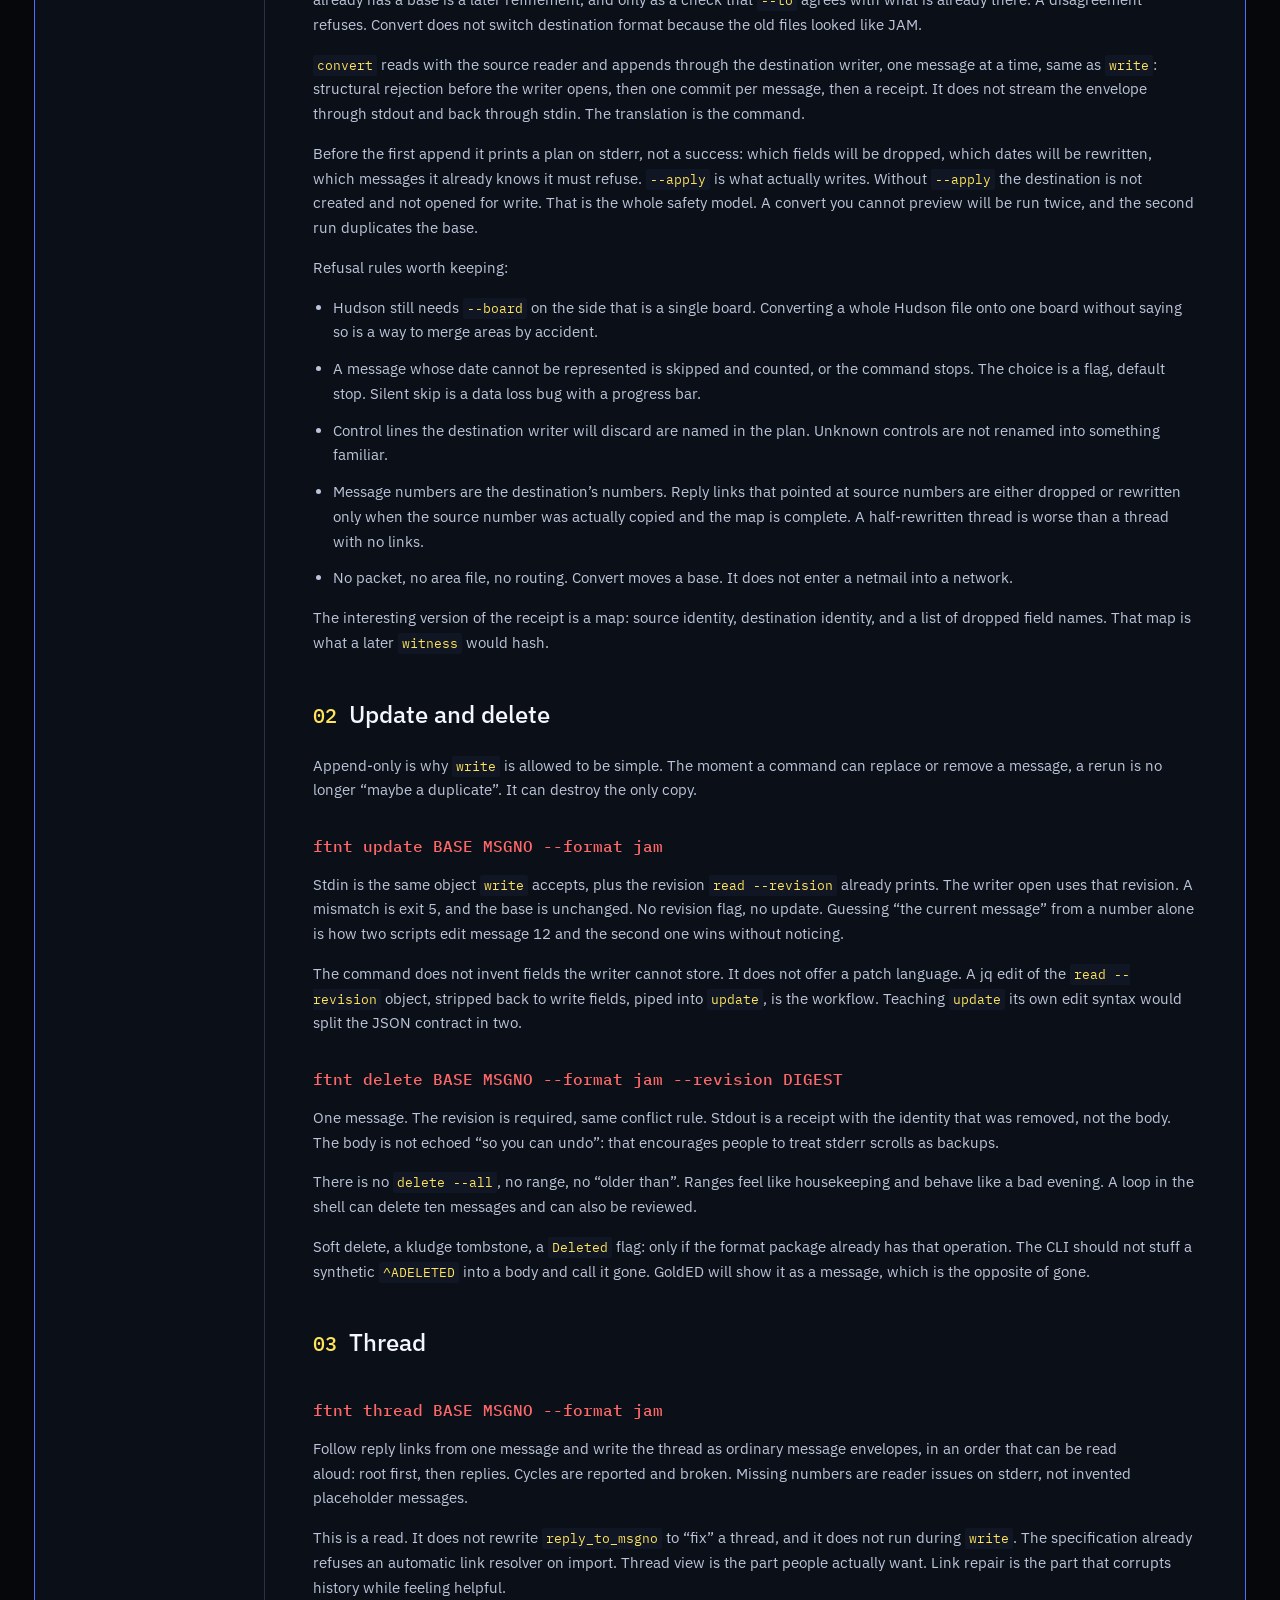
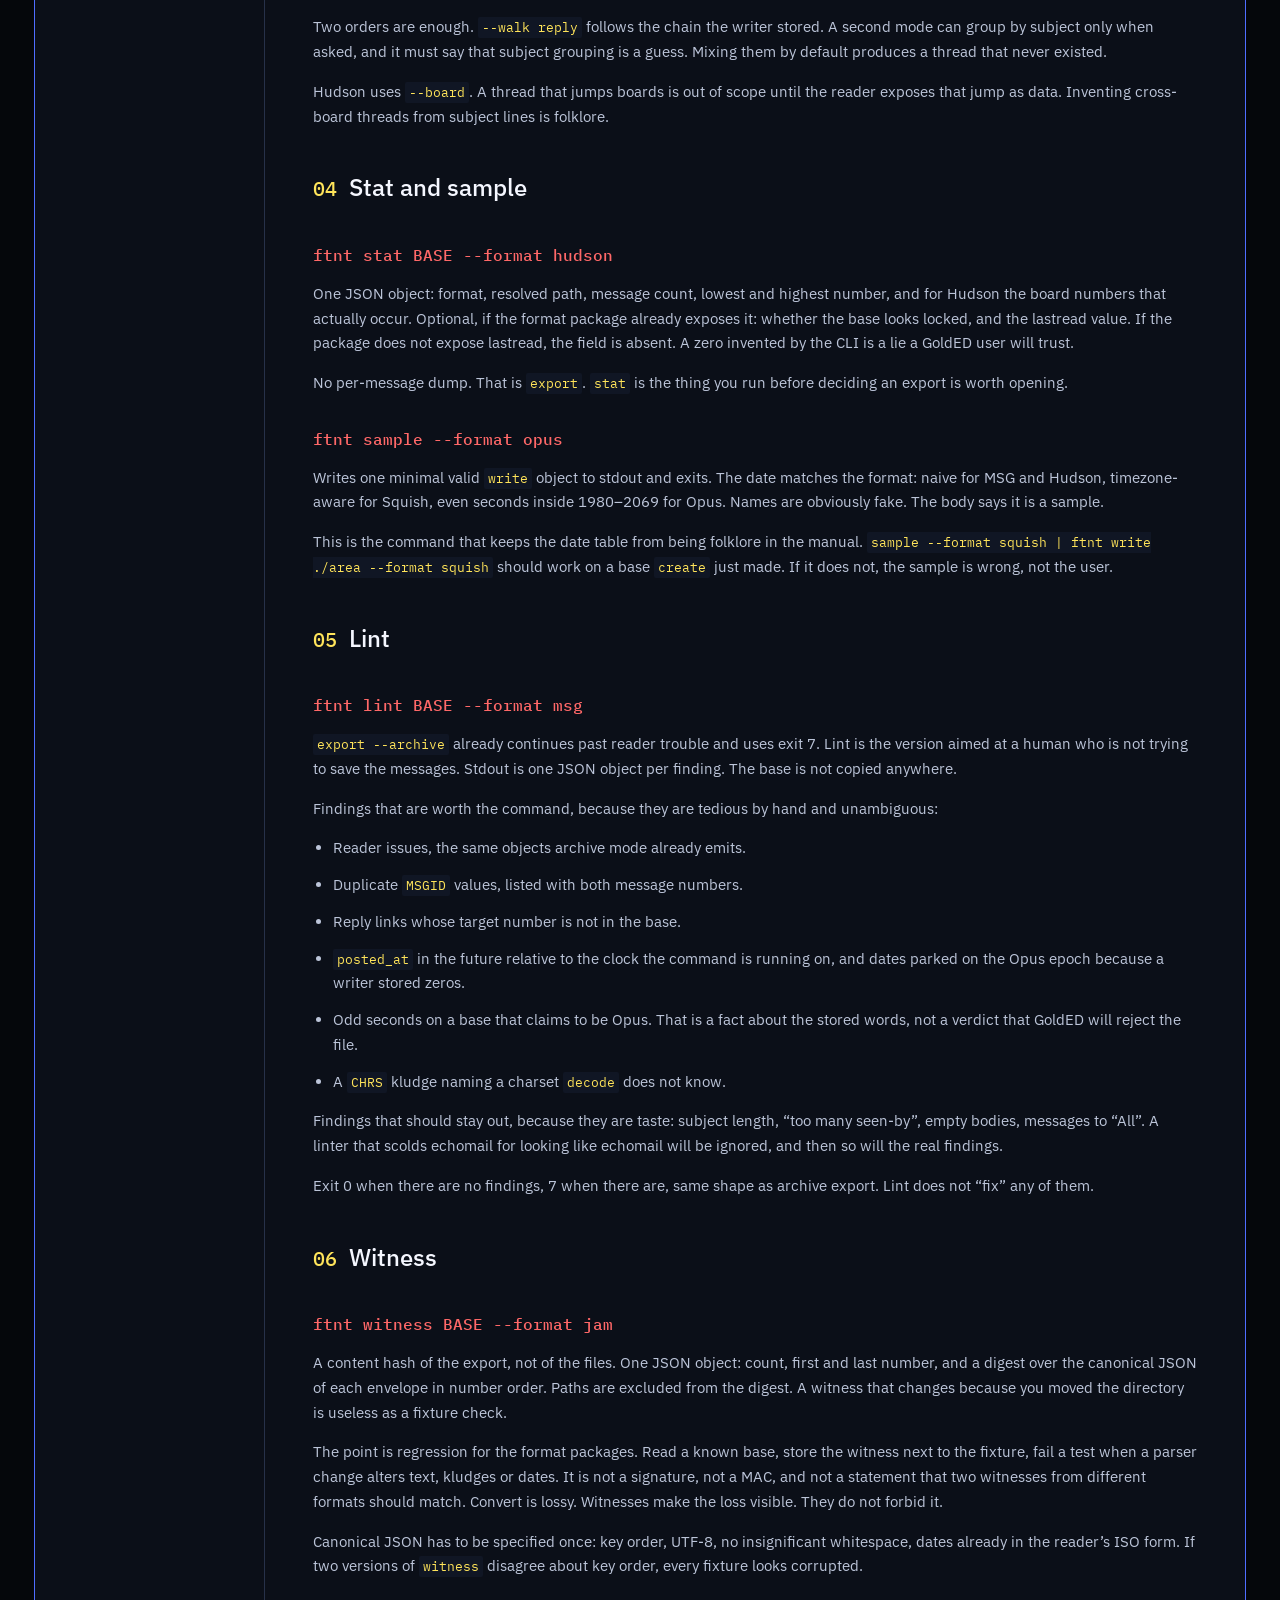
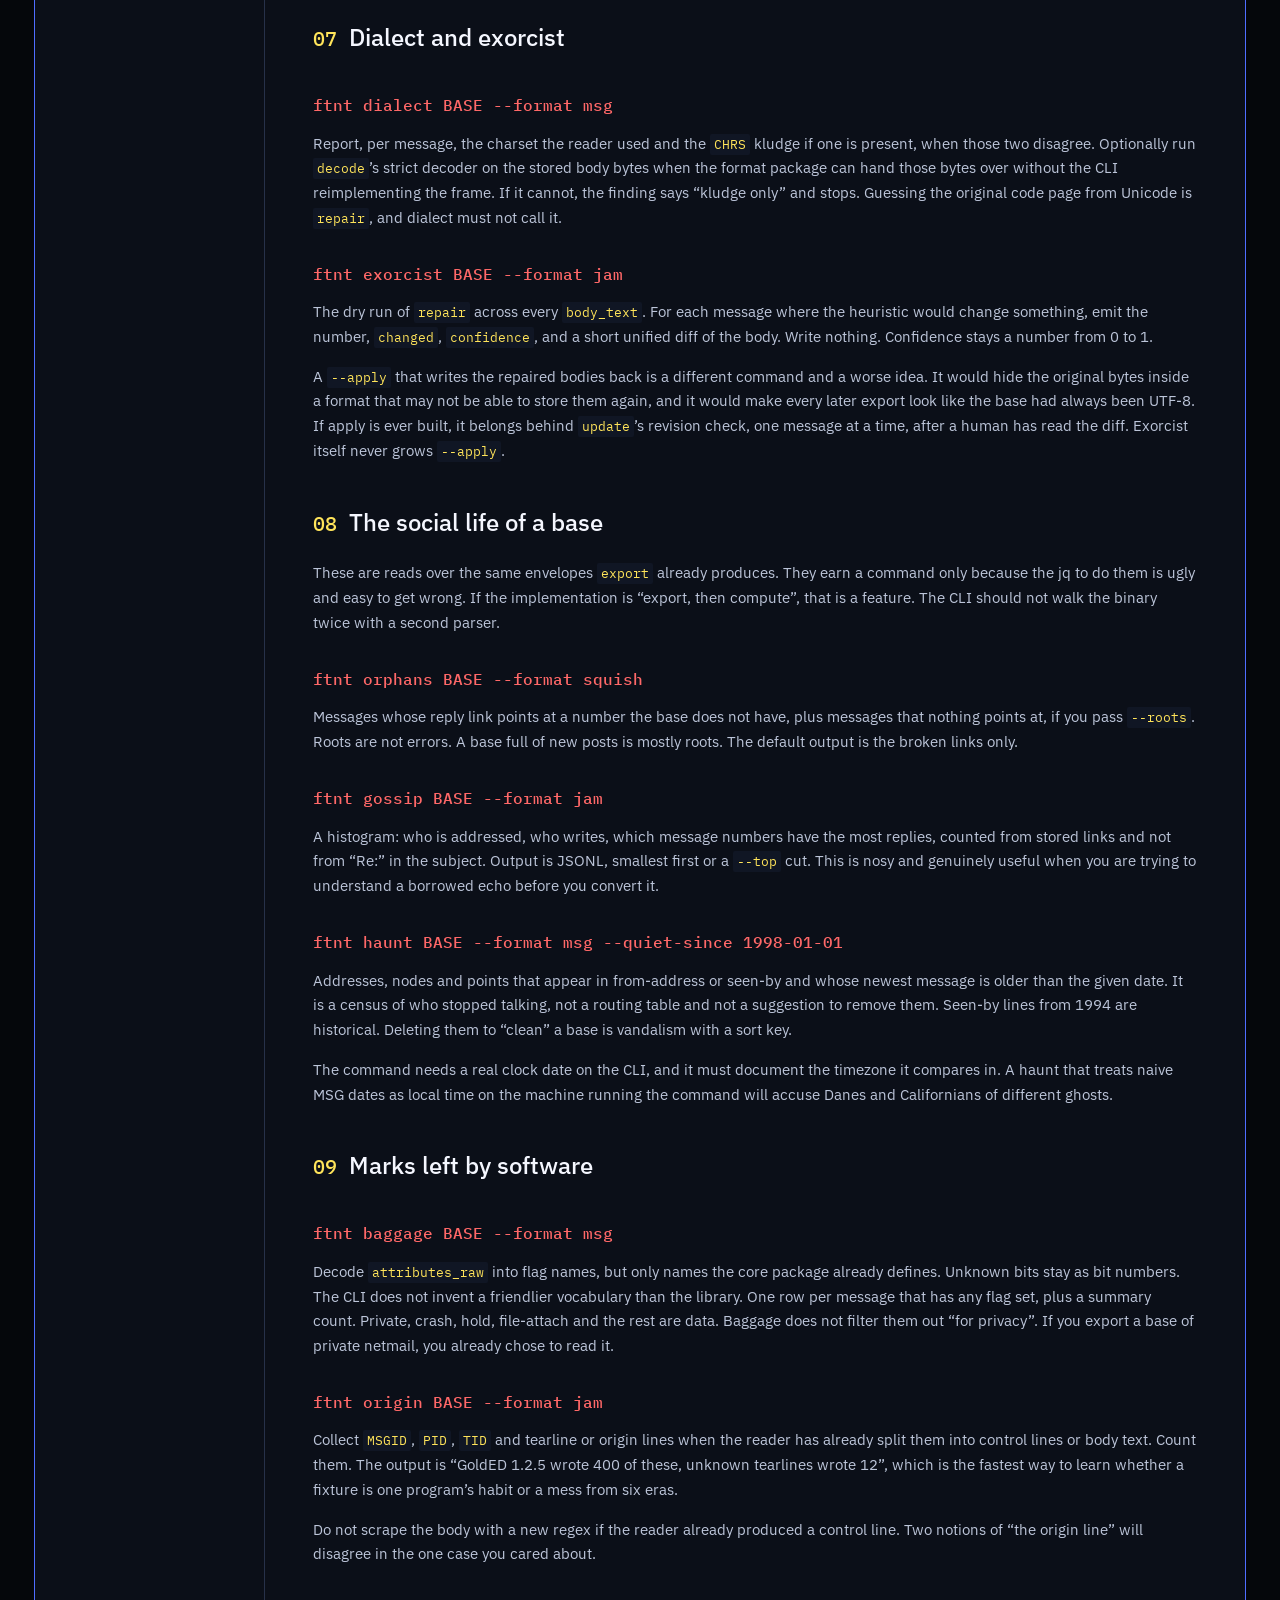
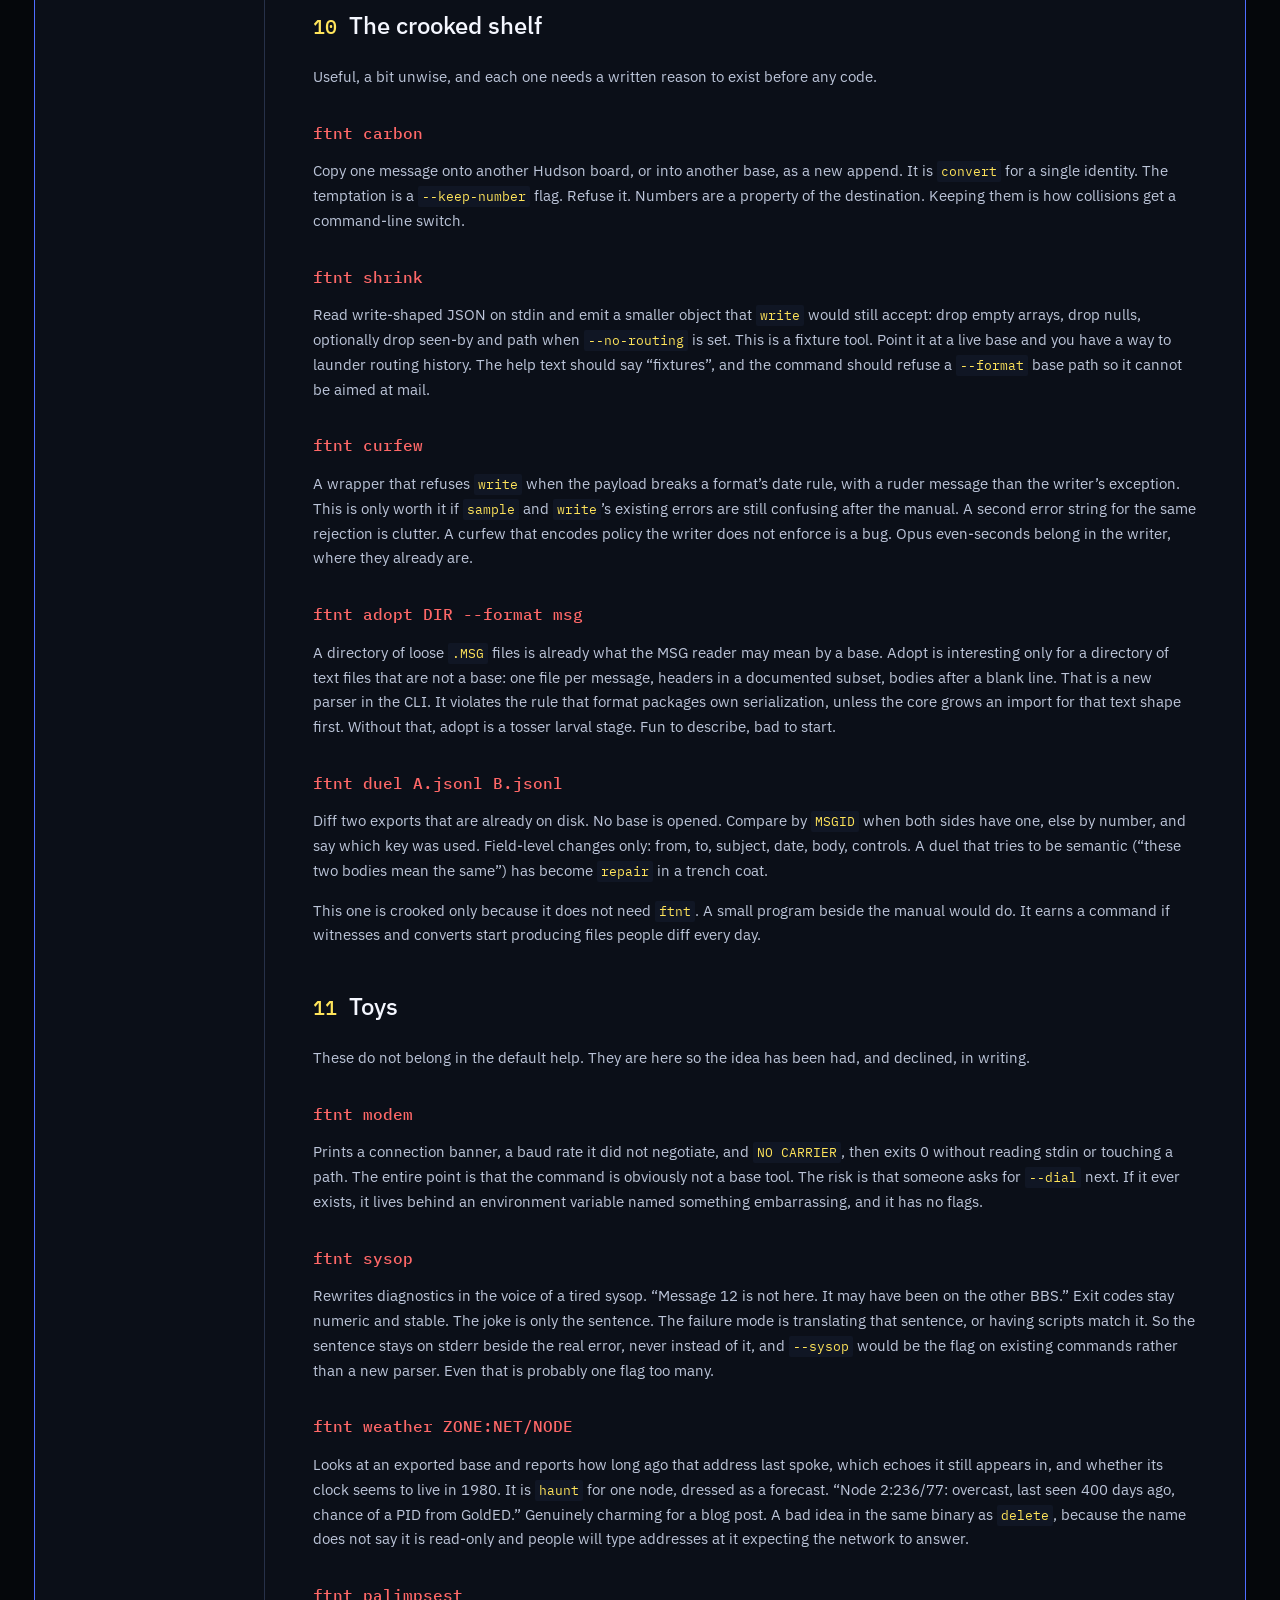
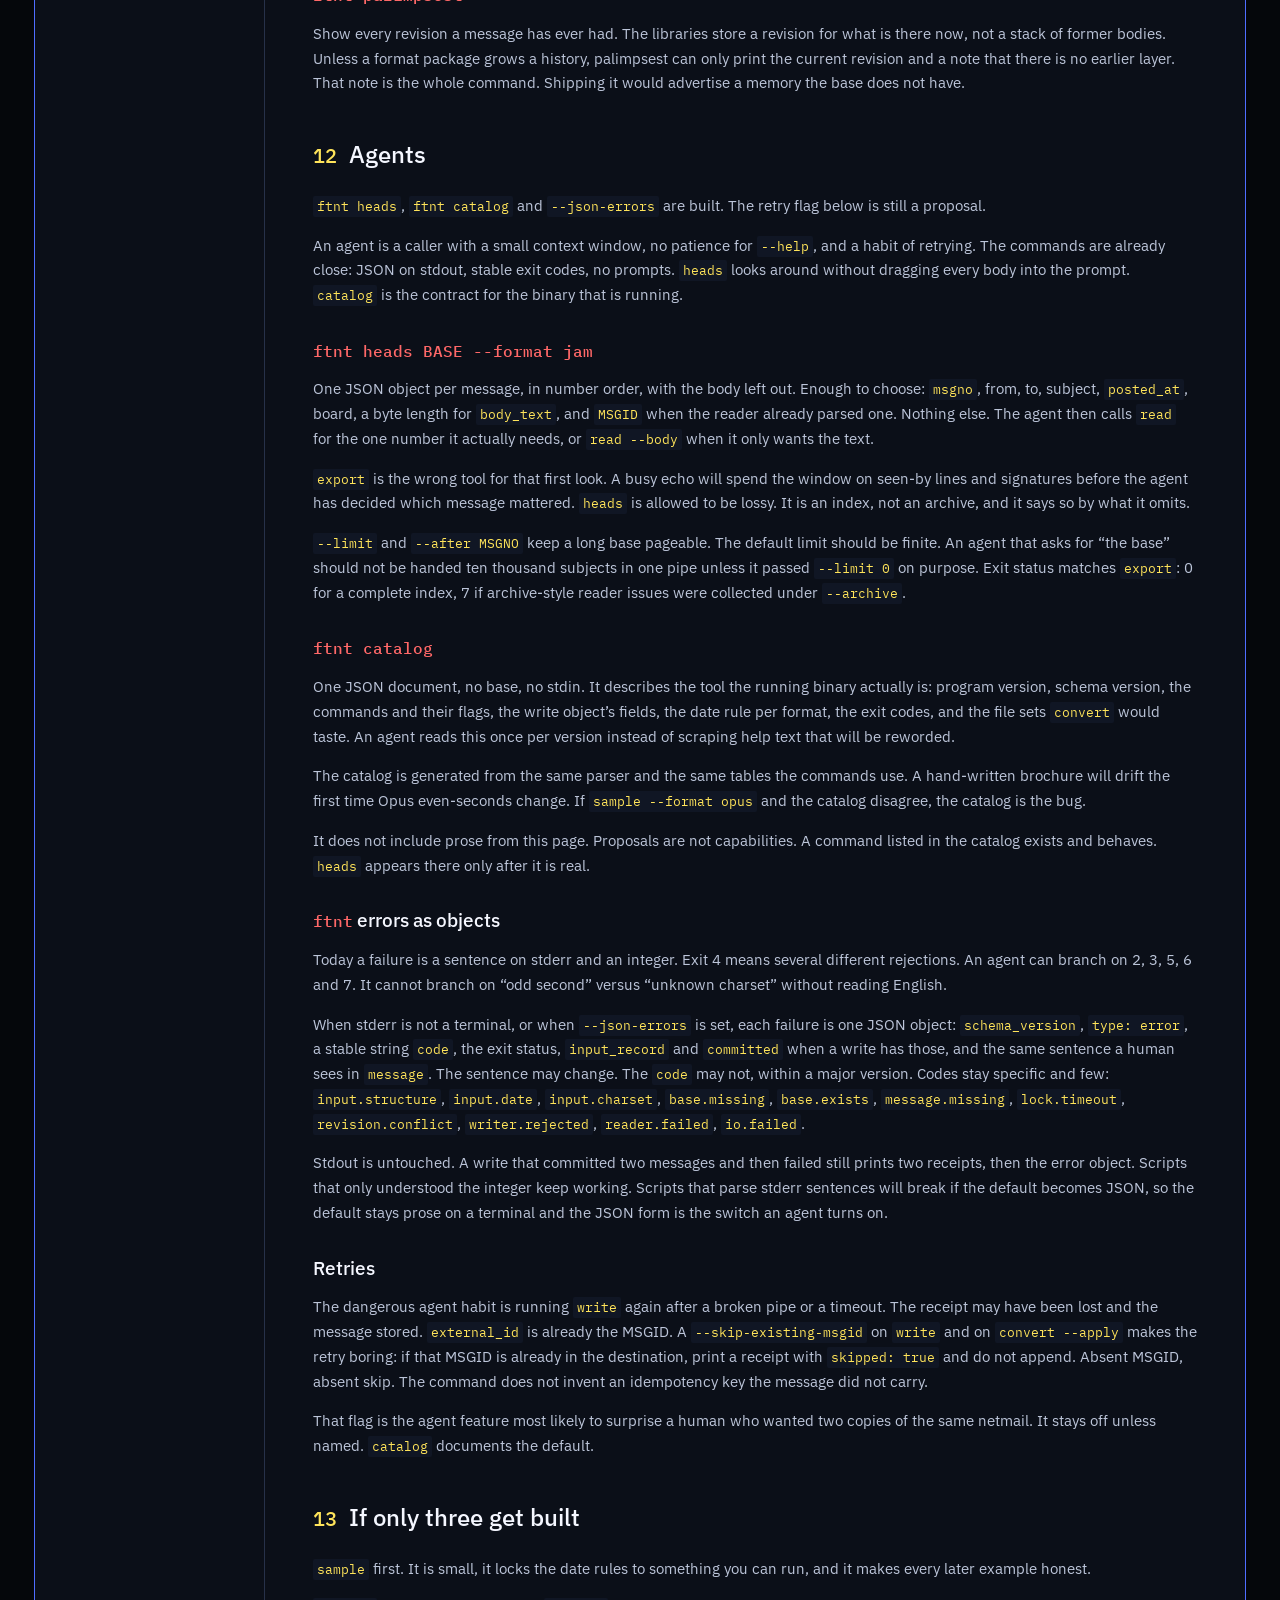
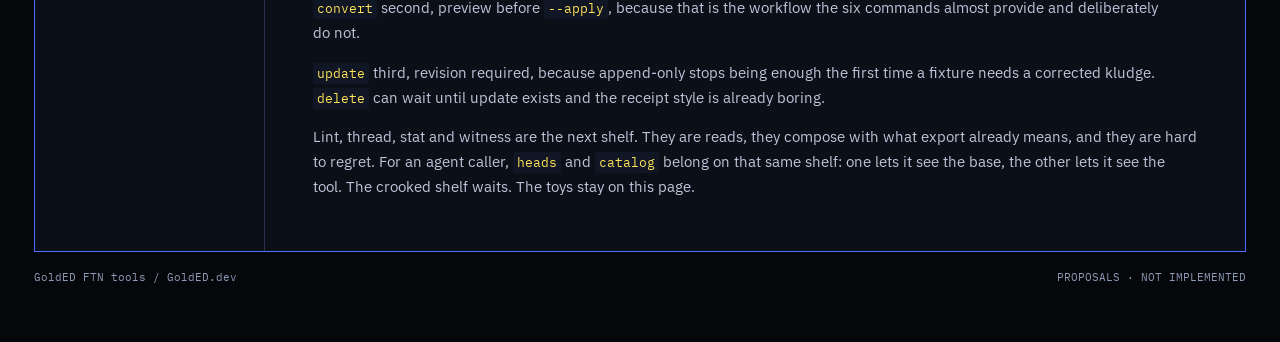
<file: ideas.html>
<!doctype html>
<html lang="en">
<head>
<meta charset="utf-8">
<meta name="viewport" content="width=device-width,initial-scale=1">
<meta name="description" content="Proposal notes for future FTNT commands. Nothing here is implemented.">
<title>FTNT · Ideas worth arguing about</title>
<link rel="stylesheet" href="assets/manual.css">
</head>
<body>
<a class="skip" href="#preamble">Skip to content</a>
<div class="page">
<header class="masthead">
<a class="logo-mark" href="index.html" aria-label="FTNT home">
<img class="logo" src="assets/golded-logo.png" width="600" height="205" alt="GoldED">
<span class="logo-subtitle" aria-hidden="true">for the shell</span>
</a>
<div><span>FTNT💥</span><a href="https://golded-dev.github.io/golded-ftn-python-docs/">Library docs ↗</a></div>
</header>
<div class="shell">
<div class="bar"><span>GOLDED / FTN TOOLS</span><span>PROPOSALS · NOT IMPLEMENTED · NOT A RELEASE PLAN</span></div>
<div class="layout">
<aside><div class="sidebar">
<nav class="page-nav" aria-label="Manual">
<a href="index.html">Home</a>
<a href="create.html">create</a>
<a href="write.html">write</a>
<a href="read.html">read</a>
<a href="export.html">export</a>
<a href="decode.html">decode</a>
<a href="repair.html">repair</a>
<a href="ideas.html" aria-current="page">Ideas</a>
</nav>
<details class="contents" open><summary>On this page</summary>
<nav class="nav" aria-label="Sections">
<a href="#preamble"><span class="num">00</span>How to read this</a>
<a href="#convert"><span class="num">01</span>Convert</a>
<a href="#edit"><span class="num">02</span>Update and delete</a>
<a href="#thread"><span class="num">03</span>Thread</a>
<a href="#stat"><span class="num">04</span>Stat and sample</a>
<a href="#lint"><span class="num">05</span>Lint</a>
<a href="#witness"><span class="num">06</span>Witness</a>
<a href="#text"><span class="num">07</span>Dialect and exorcist</a>
<a href="#graph"><span class="num">08</span>The social life of a base</a>
<a href="#marks"><span class="num">09</span>Marks left by software</a>
<a href="#crooked"><span class="num">10</span>The crooked shelf</a>
<a href="#toys"><span class="num">11</span>Toys</a>
<a href="#agents"><span class="num">12</span>Agents</a>
<a href="#order"><span class="num">13</span>If only three get built</a>
</nav>
</details>
</div></aside>
<main>
<p class="eyebrow">Old ideas. Fresh trouble.</p>
<p class="command">not a command</p>
<h1>Things ftnt could grow into.</h1>
<p class="hero-lead">A pile of proposals. The six commands stay as they are until one of these is chosen on purpose.</p>

<section class="guide-section" id="preamble">
<div class="section-title"><span>00</span><h2>How to read this</h2></div>
<p>Each idea is a separate command, or an explicit refusal to add one. Pipes stay the composition tool. A command either reads a base, writes a base, or filters text. Mixing those in one invocation is how a tidy tool becomes a tosser.</p>
<p>Nothing here is scheduled. The crooked shelf and the toys are included because a boring shortlist hides the interesting edges. Shipping a toy would be a decision, not a joke that leaked into <code>--help</code>.</p>
<p>Constraints that already exist, and that every idea below has to live with:</p>
<ul class="contract-list">
<li>Bases are offline. GoldED and every other user are closed first. A lock is not a promise of safe sharing.</li>
<li>Format packages own bytes, locks, encoding and rollback. The CLI does not grow a second serializer.</li>
<li><code>write</code> input is not an export envelope. Dates, addresses and control lines keep the rules they have now.</li>
<li>Export is data, not a byte-identical backup. Reply links are not repaired on the way in.</li>
<li><code>repair</code> stays opt-in. Import and export do not quietly heal text.</li>
<li>Opus dates, and any write GoldED is expected to open afterwards, stay unverified until someone actually does that.</li>
</ul>
</section>

<section class="guide-section" id="convert">
<div class="section-title"><span>01</span><h2>Convert</h2></div>
<h3 class="proposal"><code>ftnt convert SRC DST --to squish</code></h3>
<p>The hole people will fill with a shell script. <code>export</code> prints an envelope. <code>write</code> refuses envelopes. Dates that are legal in JAM are illegal in Opus, and Squish demands a timezone the MSG writer will not take. A script that strips fields and hopes is how a fixture quietly loses a MSGID.</p>
<p><code>--from</code> is optional. Without it, convert tastes <code>SRC</code> and chooses the reader. The taste is the files that are actually there, not a guess at the contents of a random byte:</p>
<ul class="contract-list">
<li>JAM when the <code>.JHR</code>, <code>.JDT</code> and <code>.JDX</code> companions are present.</li>
<li>Squish when the <code>.SQD</code> and <code>.SQI</code> companions are present.</li>
<li>Hudson when <code>MSGHDR.BBS</code>, <code>MSGIDX.BBS</code> and <code>MSGTXT.BBS</code> are present in that directory.</li>
<li>A <code>.MSG</code> directory when it contains numbered <code>.MSG</code> files and none of the sets above.</li>
</ul>
<p>Two smells at once is a refusal, exit 2, naming both. A directory that is both a JAM base and a pile of <code>.MSG</code> files does not get a silent preference. <code>--from</code> is how you break that tie, and how you override a taste you do not believe.</p>
<p>Opus and FTSC are the smell the directory cannot settle. Both are numbered <code>.MSG</code> files. The header difference is inside the file, and a confident Opus-versus-FTSC guess would be a second parser living in the CLI. A <code>.MSG</code> directory therefore tastes as <code>msg</code>. <code>--from opus</code> is required when the headers are Opus. Getting that wrong is a bad read, so the plan printed before <code>--apply</code> repeats the chosen source format in a form you can stop.</p>
<p><code>--to</code> stays required. The destination often does not exist yet, and an empty path has nothing to taste. Tasting <code>DST</code> when it already has a base is a later refinement, and only as a check that <code>--to</code> agrees with what is already there. A disagreement refuses. Convert does not switch destination format because the old files looked like JAM.</p>
<p><code>convert</code> reads with the source reader and appends through the destination writer, one message at a time, same as <code>write</code>: structural rejection before the writer opens, then one commit per message, then a receipt. It does not stream the envelope through stdout and back through stdin. The translation is the command.</p>
<p>Before the first append it prints a plan on stderr, not a success: which fields will be dropped, which dates will be rewritten, which messages it already knows it must refuse. <code>--apply</code> is what actually writes. Without <code>--apply</code> the destination is not created and not opened for write. That is the whole safety model. A convert you cannot preview will be run twice, and the second run duplicates the base.</p>
<p>Refusal rules worth keeping:</p>
<ul class="contract-list">
<li>Hudson still needs <code>--board</code> on the side that is a single board. Converting a whole Hudson file onto one board without saying so is a way to merge areas by accident.</li>
<li>A message whose date cannot be represented is skipped and counted, or the command stops. The choice is a flag, default stop. Silent skip is a data loss bug with a progress bar.</li>
<li>Control lines the destination writer will discard are named in the plan. Unknown controls are not renamed into something familiar.</li>
<li>Message numbers are the destination’s numbers. Reply links that pointed at source numbers are either dropped or rewritten only when the source number was actually copied and the map is complete. A half-rewritten thread is worse than a thread with no links.</li>
<li>No packet, no area file, no routing. Convert moves a base. It does not enter a netmail into a network.</li>
</ul>
<p>The interesting version of the receipt is a map: source identity, destination identity, and a list of dropped field names. That map is what a later <code>witness</code> would hash.</p>
</section>

<section class="guide-section" id="edit">
<div class="section-title"><span>02</span><h2>Update and delete</h2></div>
<p>Append-only is why <code>write</code> is allowed to be simple. The moment a command can replace or remove a message, a rerun is no longer “maybe a duplicate”. It can destroy the only copy.</p>
<h3 class="proposal"><code>ftnt update BASE MSGNO --format jam</code></h3>
<p>Stdin is the same object <code>write</code> accepts, plus the revision <code>read --revision</code> already prints. The writer open uses that revision. A mismatch is exit 5, and the base is unchanged. No revision flag, no update. Guessing “the current message” from a number alone is how two scripts edit message 12 and the second one wins without noticing.</p>
<p>The command does not invent fields the writer cannot store. It does not offer a patch language. A jq edit of the <code>read --revision</code> object, stripped back to write fields, piped into <code>update</code>, is the workflow. Teaching <code>update</code> its own edit syntax would split the JSON contract in two.</p>
<h3 class="proposal"><code>ftnt delete BASE MSGNO --format jam --revision DIGEST</code></h3>
<p>One message. The revision is required, same conflict rule. Stdout is a receipt with the identity that was removed, not the body. The body is not echoed “so you can undo”: that encourages people to treat stderr scrolls as backups.</p>
<p>There is no <code>delete --all</code>, no range, no “older than”. Ranges feel like housekeeping and behave like a bad evening. A loop in the shell can delete ten messages and can also be reviewed.</p>
<p>Soft delete, a kludge tombstone, a <code>Deleted</code> flag: only if the format package already has that operation. The CLI should not stuff a synthetic <code>^ADELETED</code> into a body and call it gone. GoldED will show it as a message, which is the opposite of gone.</p>
</section>

<section class="guide-section" id="thread">
<div class="section-title"><span>03</span><h2>Thread</h2></div>
<h3 class="proposal"><code>ftnt thread BASE MSGNO --format jam</code></h3>
<p>Follow reply links from one message and write the thread as ordinary message envelopes, in an order that can be read aloud: root first, then replies. Cycles are reported and broken. Missing numbers are reader issues on stderr, not invented placeholder messages.</p>
<p>This is a read. It does not rewrite <code>reply_to_msgno</code> to “fix” a thread, and it does not run during <code>write</code>. The specification already refuses an automatic link resolver on import. Thread view is the part people actually want. Link repair is the part that corrupts history while feeling helpful.</p>
<p>Two orders are enough. <code>--walk reply</code> follows the chain the writer stored. A second mode can group by subject only when asked, and it must say that subject grouping is a guess. Mixing them by default produces a thread that never existed.</p>
<p>Hudson uses <code>--board</code>. A thread that jumps boards is out of scope until the reader exposes that jump as data. Inventing cross-board threads from subject lines is folklore.</p>
</section>

<section class="guide-section" id="stat">
<div class="section-title"><span>04</span><h2>Stat and sample</h2></div>
<h3 class="proposal"><code>ftnt stat BASE --format hudson</code></h3>
<p>One JSON object: format, resolved path, message count, lowest and highest number, and for Hudson the board numbers that actually occur. Optional, if the format package already exposes it: whether the base looks locked, and the lastread value. If the package does not expose lastread, the field is absent. A zero invented by the CLI is a lie a GoldED user will trust.</p>
<p>No per-message dump. That is <code>export</code>. <code>stat</code> is the thing you run before deciding an export is worth opening.</p>
<h3 class="proposal"><code>ftnt sample --format opus</code></h3>
<p>Writes one minimal valid <code>write</code> object to stdout and exits. The date matches the format: naive for MSG and Hudson, timezone-aware for Squish, even seconds inside 1980–2069 for Opus. Names are obviously fake. The body says it is a sample.</p>
<p>This is the command that keeps the date table from being folklore in the manual. <code>sample --format squish | ftnt write ./area --format squish</code> should work on a base <code>create</code> just made. If it does not, the sample is wrong, not the user.</p>
</section>

<section class="guide-section" id="lint">
<div class="section-title"><span>05</span><h2>Lint</h2></div>
<h3 class="proposal"><code>ftnt lint BASE --format msg</code></h3>
<p><code>export --archive</code> already continues past reader trouble and uses exit 7. Lint is the version aimed at a human who is not trying to save the messages. Stdout is one JSON object per finding. The base is not copied anywhere.</p>
<p>Findings that are worth the command, because they are tedious by hand and unambiguous:</p>
<ul class="contract-list">
<li>Reader issues, the same objects archive mode already emits.</li>
<li>Duplicate <code>MSGID</code> values, listed with both message numbers.</li>
<li>Reply links whose target number is not in the base.</li>
<li><code>posted_at</code> in the future relative to the clock the command is running on, and dates parked on the Opus epoch because a writer stored zeros.</li>
<li>Odd seconds on a base that claims to be Opus. That is a fact about the stored words, not a verdict that GoldED will reject the file.</li>
<li>A <code>CHRS</code> kludge naming a charset <code>decode</code> does not know.</li>
</ul>
<p>Findings that should stay out, because they are taste: subject length, “too many seen-by”, empty bodies, messages to “All”. A linter that scolds echomail for looking like echomail will be ignored, and then so will the real findings.</p>
<p>Exit 0 when there are no findings, 7 when there are, same shape as archive export. Lint does not “fix” any of them.</p>
</section>

<section class="guide-section" id="witness">
<div class="section-title"><span>06</span><h2>Witness</h2></div>
<h3 class="proposal"><code>ftnt witness BASE --format jam</code></h3>
<p>A content hash of the export, not of the files. One JSON object: count, first and last number, and a digest over the canonical JSON of each envelope in number order. Paths are excluded from the digest. A witness that changes because you moved the directory is useless as a fixture check.</p>
<p>The point is regression for the format packages. Read a known base, store the witness next to the fixture, fail a test when a parser change alters text, kludges or dates. It is not a signature, not a MAC, and not a statement that two witnesses from different formats should match. Convert is lossy. Witnesses make the loss visible. They do not forbid it.</p>
<p>Canonical JSON has to be specified once: key order, UTF-8, no insignificant whitespace, dates already in the reader’s ISO form. If two versions of <code>witness</code> disagree about key order, every fixture looks corrupted.</p>
</section>

<section class="guide-section" id="text">
<div class="section-title"><span>07</span><h2>Dialect and exorcist</h2></div>
<h3 class="proposal"><code>ftnt dialect BASE --format msg</code></h3>
<p>Report, per message, the charset the reader used and the <code>CHRS</code> kludge if one is present, when those two disagree. Optionally run <code>decode</code>’s strict decoder on the stored body bytes when the format package can hand those bytes over without the CLI reimplementing the frame. If it cannot, the finding says “kludge only” and stops. Guessing the original code page from Unicode is <code>repair</code>, and dialect must not call it.</p>
<h3 class="proposal"><code>ftnt exorcist BASE --format jam</code></h3>
<p>The dry run of <code>repair</code> across every <code>body_text</code>. For each message where the heuristic would change something, emit the number, <code>changed</code>, <code>confidence</code>, and a short unified diff of the body. Write nothing. Confidence stays a number from 0 to 1.</p>
<p>A <code>--apply</code> that writes the repaired bodies back is a different command and a worse idea. It would hide the original bytes inside a format that may not be able to store them again, and it would make every later export look like the base had always been UTF-8. If apply is ever built, it belongs behind <code>update</code>’s revision check, one message at a time, after a human has read the diff. Exorcist itself never grows <code>--apply</code>.</p>
</section>

<section class="guide-section" id="graph">
<div class="section-title"><span>08</span><h2>The social life of a base</h2></div>
<p>These are reads over the same envelopes <code>export</code> already produces. They earn a command only because the jq to do them is ugly and easy to get wrong. If the implementation is “export, then compute”, that is a feature. The CLI should not walk the binary twice with a second parser.</p>
<h3 class="proposal"><code>ftnt orphans BASE --format squish</code></h3>
<p>Messages whose reply link points at a number the base does not have, plus messages that nothing points at, if you pass <code>--roots</code>. Roots are not errors. A base full of new posts is mostly roots. The default output is the broken links only.</p>
<h3 class="proposal"><code>ftnt gossip BASE --format jam</code></h3>
<p>A histogram: who is addressed, who writes, which message numbers have the most replies, counted from stored links and not from “Re:” in the subject. Output is JSONL, smallest first or a <code>--top</code> cut. This is nosy and genuinely useful when you are trying to understand a borrowed echo before you convert it.</p>
<h3 class="proposal"><code>ftnt haunt BASE --format msg --quiet-since 1998-01-01</code></h3>
<p>Addresses, nodes and points that appear in from-address or seen-by and whose newest message is older than the given date. It is a census of who stopped talking, not a routing table and not a suggestion to remove them. Seen-by lines from 1994 are historical. Deleting them to “clean” a base is vandalism with a sort key.</p>
<p>The command needs a real clock date on the CLI, and it must document the timezone it compares in. A haunt that treats naive MSG dates as local time on the machine running the command will accuse Danes and Californians of different ghosts.</p>
</section>

<section class="guide-section" id="marks">
<div class="section-title"><span>09</span><h2>Marks left by software</h2></div>
<h3 class="proposal"><code>ftnt baggage BASE --format msg</code></h3>
<p>Decode <code>attributes_raw</code> into flag names, but only names the core package already defines. Unknown bits stay as bit numbers. The CLI does not invent a friendlier vocabulary than the library. One row per message that has any flag set, plus a summary count. Private, crash, hold, file-attach and the rest are data. Baggage does not filter them out “for privacy”. If you export a base of private netmail, you already chose to read it.</p>
<h3 class="proposal"><code>ftnt origin BASE --format jam</code></h3>
<p>Collect <code>MSGID</code>, <code>PID</code>, <code>TID</code> and tearline or origin lines when the reader has already split them into control lines or body text. Count them. The output is “GoldED 1.2.5 wrote 400 of these, unknown tearlines wrote 12”, which is the fastest way to learn whether a fixture is one program’s habit or a mess from six eras.</p>
<p>Do not scrape the body with a new regex if the reader already produced a control line. Two notions of “the origin line” will disagree in the one case you cared about.</p>
</section>

<section class="guide-section" id="crooked">
<div class="section-title"><span>10</span><h2>The crooked shelf</h2></div>
<p>Useful, a bit unwise, and each one needs a written reason to exist before any code.</p>
<h3 class="proposal"><code>ftnt carbon</code></h3>
<p>Copy one message onto another Hudson board, or into another base, as a new append. It is <code>convert</code> for a single identity. The temptation is a <code>--keep-number</code> flag. Refuse it. Numbers are a property of the destination. Keeping them is how collisions get a command-line switch.</p>
<h3 class="proposal"><code>ftnt shrink</code></h3>
<p>Read write-shaped JSON on stdin and emit a smaller object that <code>write</code> would still accept: drop empty arrays, drop nulls, optionally drop seen-by and path when <code>--no-routing</code> is set. This is a fixture tool. Point it at a live base and you have a way to launder routing history. The help text should say “fixtures”, and the command should refuse a <code>--format</code> base path so it cannot be aimed at mail.</p>
<h3 class="proposal"><code>ftnt curfew</code></h3>
<p>A wrapper that refuses <code>write</code> when the payload breaks a format’s date rule, with a ruder message than the writer’s exception. This is only worth it if <code>sample</code> and <code>write</code>’s existing errors are still confusing after the manual. A second error string for the same rejection is clutter. A curfew that encodes policy the writer does not enforce is a bug. Opus even-seconds belong in the writer, where they already are.</p>
<h3 class="proposal"><code>ftnt adopt DIR --format msg</code></h3>
<p>A directory of loose <code>.MSG</code> files is already what the MSG reader may mean by a base. Adopt is interesting only for a directory of text files that are not a base: one file per message, headers in a documented subset, bodies after a blank line. That is a new parser in the CLI. It violates the rule that format packages own serialization, unless the core grows an import for that text shape first. Without that, adopt is a tosser larval stage. Fun to describe, bad to start.</p>
<h3 class="proposal"><code>ftnt duel A.jsonl B.jsonl</code></h3>
<p>Diff two exports that are already on disk. No base is opened. Compare by <code>MSGID</code> when both sides have one, else by number, and say which key was used. Field-level changes only: from, to, subject, date, body, controls. A duel that tries to be semantic (“these two bodies mean the same”) has become <code>repair</code> in a trench coat.</p>
<p>This one is crooked only because it does not need <code>ftnt</code>. A small program beside the manual would do. It earns a command if witnesses and converts start producing files people diff every day.</p>
</section>

<section class="guide-section" id="toys">
<div class="section-title"><span>11</span><h2>Toys</h2></div>
<p>These do not belong in the default help. They are here so the idea has been had, and declined, in writing.</p>
<h3 class="proposal"><code>ftnt modem</code></h3>
<p>Prints a connection banner, a baud rate it did not negotiate, and <code>NO CARRIER</code>, then exits 0 without reading stdin or touching a path. The entire point is that the command is obviously not a base tool. The risk is that someone asks for <code>--dial</code> next. If it ever exists, it lives behind an environment variable named something embarrassing, and it has no flags.</p>
<h3 class="proposal"><code>ftnt sysop</code></h3>
<p>Rewrites diagnostics in the voice of a tired sysop. “Message 12 is not here. It may have been on the other BBS.” Exit codes stay numeric and stable. The joke is only the sentence. The failure mode is translating that sentence, or having scripts match it. So the sentence stays on stderr beside the real error, never instead of it, and <code>--sysop</code> would be the flag on existing commands rather than a new parser. Even that is probably one flag too many.</p>
<h3 class="proposal"><code>ftnt weather ZONE:NET/NODE</code></h3>
<p>Looks at an exported base and reports how long ago that address last spoke, which echoes it still appears in, and whether its clock seems to live in 1980. It is <code>haunt</code> for one node, dressed as a forecast. “Node 2:236/77: overcast, last seen 400 days ago, chance of a PID from GoldED.” Genuinely charming for a blog post. A bad idea in the same binary as <code>delete</code>, because the name does not say it is read-only and people will type addresses at it expecting the network to answer.</p>
<h3 class="proposal"><code>ftnt palimpsest</code></h3>
<p>Show every revision a message has ever had. The libraries store a revision for what is there now, not a stack of former bodies. Unless a format package grows a history, palimpsest can only print the current revision and a note that there is no earlier layer. That note is the whole command. Shipping it would advertise a memory the base does not have.</p>
</section>

<section class="guide-section" id="agents">
<div class="section-title"><span>12</span><h2>Agents</h2></div>
<p><code>ftnt heads</code>, <code>ftnt catalog</code> and <code>--json-errors</code> are built. The retry flag below is still a proposal.</p>
<p>An agent is a caller with a small context window, no patience for <code>--help</code>, and a habit of retrying. The commands are already close: JSON on stdout, stable exit codes, no prompts. <code>heads</code> looks around without dragging every body into the prompt. <code>catalog</code> is the contract for the binary that is running.</p>
<h3 class="proposal"><code>ftnt heads BASE --format jam</code></h3>
<p>One JSON object per message, in number order, with the body left out. Enough to choose: <code>msgno</code>, from, to, subject, <code>posted_at</code>, board, a byte length for <code>body_text</code>, and <code>MSGID</code> when the reader already parsed one. Nothing else. The agent then calls <code>read</code> for the one number it actually needs, or <code>read --body</code> when it only wants the text.</p>
<p><code>export</code> is the wrong tool for that first look. A busy echo will spend the window on seen-by lines and signatures before the agent has decided which message mattered. <code>heads</code> is allowed to be lossy. It is an index, not an archive, and it says so by what it omits.</p>
<p><code>--limit</code> and <code>--after MSGNO</code> keep a long base pageable. The default limit should be finite. An agent that asks for “the base” should not be handed ten thousand subjects in one pipe unless it passed <code>--limit 0</code> on purpose. Exit status matches <code>export</code>: 0 for a complete index, 7 if archive-style reader issues were collected under <code>--archive</code>.</p>
<h3 class="proposal"><code>ftnt catalog</code></h3>
<p>One JSON document, no base, no stdin. It describes the tool the running binary actually is: program version, schema version, the commands and their flags, the write object’s fields, the date rule per format, the exit codes, and the file sets <code>convert</code> would taste. An agent reads this once per version instead of scraping help text that will be reworded.</p>
<p>The catalog is generated from the same parser and the same tables the commands use. A hand-written brochure will drift the first time Opus even-seconds change. If <code>sample --format opus</code> and the catalog disagree, the catalog is the bug.</p>
<p>It does not include prose from this page. Proposals are not capabilities. A command listed in the catalog exists and behaves. <code>heads</code> appears there only after it is real.</p>
<h3 class="proposal"><code>ftnt</code> errors as objects</h3>
<p>Today a failure is a sentence on stderr and an integer. Exit 4 means several different rejections. An agent can branch on 2, 3, 5, 6 and 7. It cannot branch on “odd second” versus “unknown charset” without reading English.</p>
<p>When stderr is not a terminal, or when <code>--json-errors</code> is set, each failure is one JSON object: <code>schema_version</code>, <code>type: error</code>, a stable string <code>code</code>, the exit status, <code>input_record</code> and <code>committed</code> when a write has those, and the same sentence a human sees in <code>message</code>. The sentence may change. The <code>code</code> may not, within a major version. Codes stay specific and few: <code>input.structure</code>, <code>input.date</code>, <code>input.charset</code>, <code>base.missing</code>, <code>base.exists</code>, <code>message.missing</code>, <code>lock.timeout</code>, <code>revision.conflict</code>, <code>writer.rejected</code>, <code>reader.failed</code>, <code>io.failed</code>.</p>
<p>Stdout is untouched. A write that committed two messages and then failed still prints two receipts, then the error object. Scripts that only understood the integer keep working. Scripts that parse stderr sentences will break if the default becomes JSON, so the default stays prose on a terminal and the JSON form is the switch an agent turns on.</p>
<h3 class="proposal">Retries</h3>
<p>The dangerous agent habit is running <code>write</code> again after a broken pipe or a timeout. The receipt may have been lost and the message stored. <code>external_id</code> is already the MSGID. A <code>--skip-existing-msgid</code> on <code>write</code> and on <code>convert --apply</code> makes the retry boring: if that MSGID is already in the destination, print a receipt with <code>skipped: true</code> and do not append. Absent MSGID, absent skip. The command does not invent an idempotency key the message did not carry.</p>
<p>That flag is the agent feature most likely to surprise a human who wanted two copies of the same netmail. It stays off unless named. <code>catalog</code> documents the default.</p>
</section>

<section class="guide-section" id="order">
<div class="section-title"><span>13</span><h2>If only three get built</h2></div>
<p><code>sample</code> first. It is small, it locks the date rules to something you can run, and it makes every later example honest.</p>
<p><code>convert</code> second, preview before <code>--apply</code>, because that is the workflow the six commands almost provide and deliberately do not.</p>
<p><code>update</code> third, revision required, because append-only stops being enough the first time a fixture needs a corrected kludge. <code>delete</code> can wait until update exists and the receipt style is already boring.</p>
<p>Lint, thread, stat and witness are the next shelf. They are reads, they compose with what export already means, and they are hard to regret. For an agent caller, <code>heads</code> and <code>catalog</code> belong on that same shelf: one lets it see the base, the other lets it see the tool. The crooked shelf waits. The toys stay on this page.</p>
</section>
</main>
</div></div>
<footer><span>GoldED FTN tools / GoldED.dev</span><span>PROPOSALS · NOT IMPLEMENTED</span></footer>
</div>
<script>
const contents=document.querySelector('.contents');
if(contents && window.matchMedia('(max-width:800px)').matches) contents.open=false;
const links=[...document.querySelectorAll('.nav a')];
const sections=[...document.querySelectorAll('main section')];
function markSection(id){
  for(const link of links){
    if(link.hash === '#' + id) link.setAttribute('aria-current','location');
    else link.removeAttribute('aria-current');
  }
}
function track(){
  if(!sections.length) return;
  let current=sections[0].id;
  for(const section of sections){
    if(section.getBoundingClientRect().top <= 120) current=section.id;
  }
  const page=document.scrollingElement;
  if(page.scrollHeight > page.clientHeight &&
     Math.ceil(page.scrollTop + page.clientHeight) >= page.scrollHeight - 2){
    current=sections[sections.length - 1].id;
  }
  markSection(current);
}
window.addEventListener('scroll', track, {passive:true});
window.addEventListener('resize', track);
window.addEventListener('hashchange', () => {
  const selected=links.find(link => link.hash === window.location.hash);
  if(selected) markSection(selected.hash.slice(1));
  else track();
});
track();
</script>
</body>
</html>
</file>
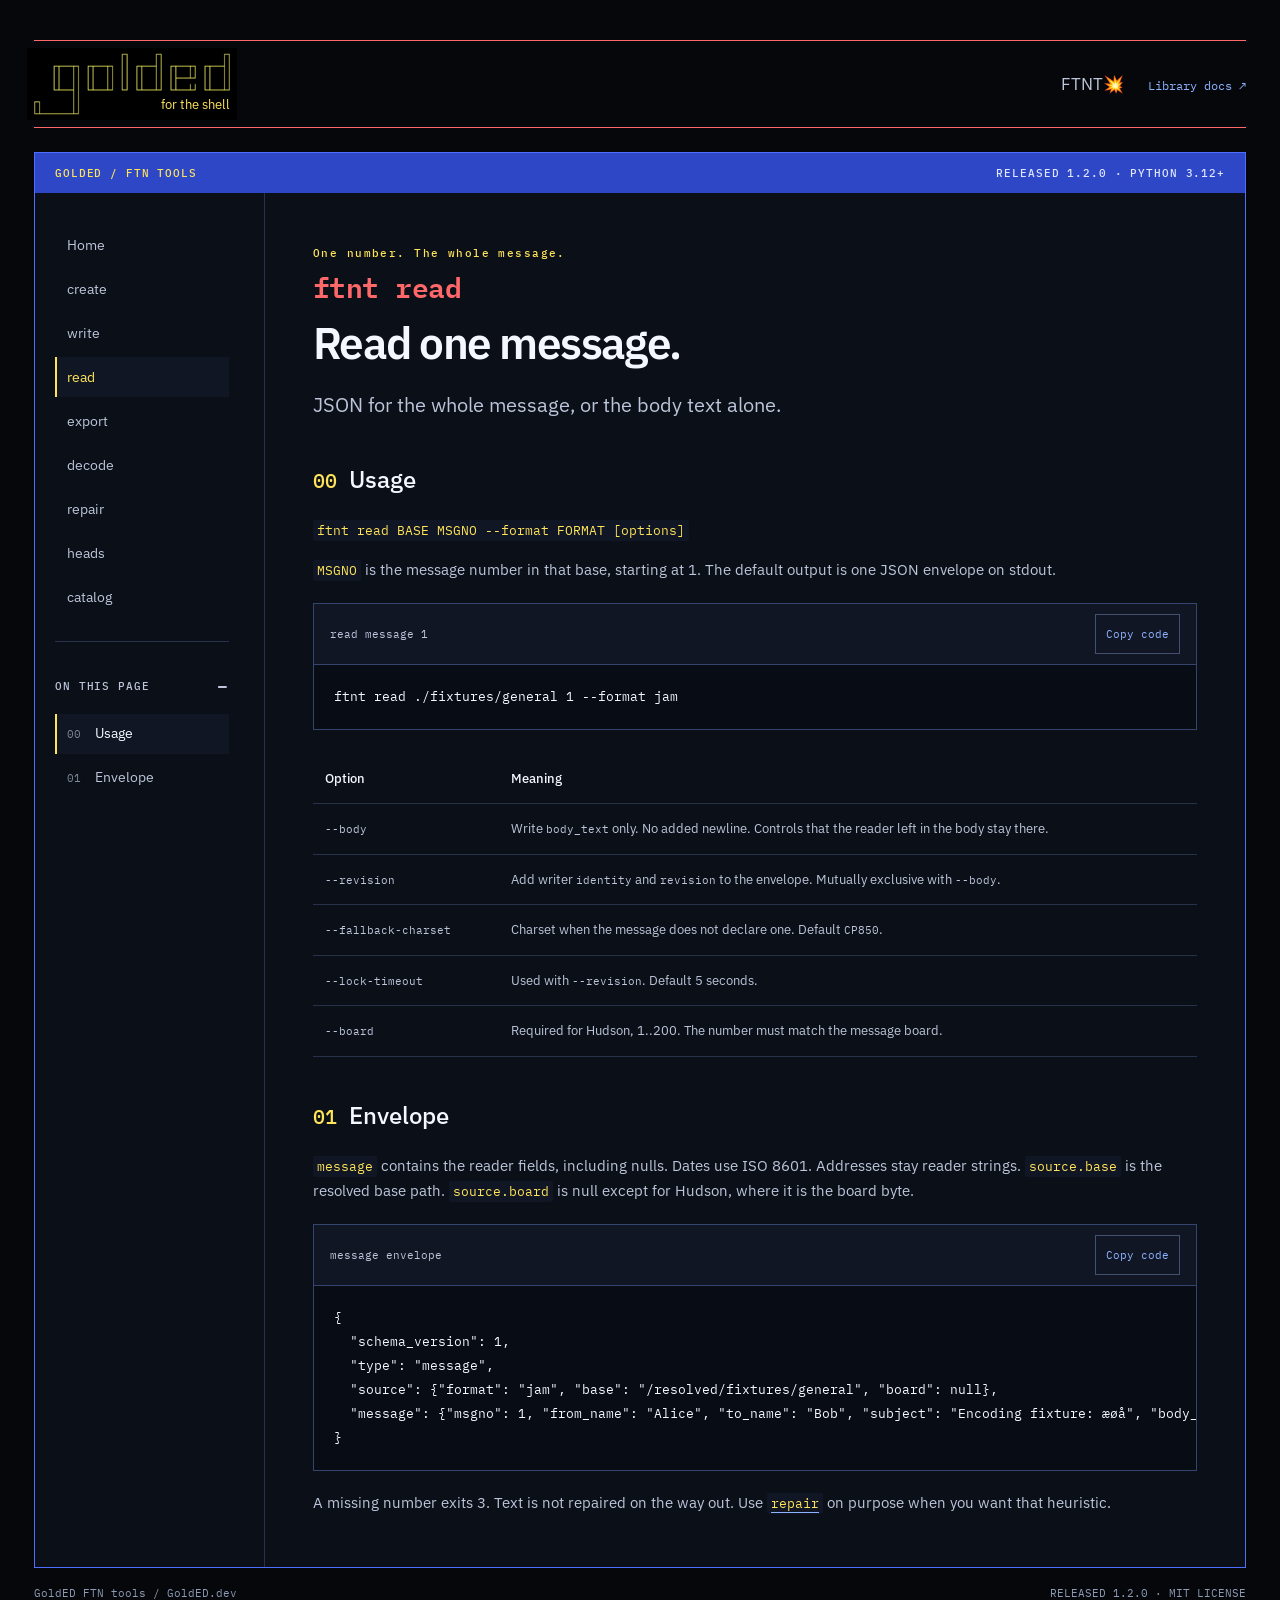
<file: read.html>
<!doctype html>
<html lang="en">
<head>
<meta charset="utf-8">
<meta name="viewport" content="width=device-width,initial-scale=1">
<meta name="description" content="Read one message from an FTN base with ftnt read.">
<title>ftnt read</title>
<link rel="stylesheet" href="assets/manual.css">
</head>
<body>
<a class="skip" href="#usage">Skip to content</a>
<div class="page">
<header class="masthead">
<a class="logo-mark" href="index.html" aria-label="FTNT home">
<img class="logo" src="assets/golded-logo.png" width="600" height="205" alt="GoldED">
<span class="logo-subtitle" aria-hidden="true">for the shell</span>
</a>
<div><span>FTNT💥</span><a href="https://golded-dev.github.io/golded-ftn-python-docs/">Library docs ↗</a></div>
</header>
<div class="shell">
<div class="bar"><span>GOLDED / FTN TOOLS</span><span>RELEASED 1.2.0 · PYTHON 3.12+</span></div>
<div class="layout">
<aside><div class="sidebar">
<nav class="page-nav" aria-label="Manual"><a href="index.html">Home</a><a href="create.html">create</a><a href="write.html">write</a><a href="read.html" aria-current="page">read</a><a href="export.html">export</a><a href="decode.html">decode</a><a href="repair.html">repair</a><a href="heads.html">heads</a><a href="catalog.html">catalog</a></nav>
<details class="contents" open><summary>On this page</summary><nav class="nav" aria-label="Sections"><a href="#usage"><span class="num">00</span>Usage</a><a href="#envelope"><span class="num">01</span>Envelope</a></nav></details>
</div></aside>
<main><p class="eyebrow">One number. The whole message.</p><p class="command">ftnt read</p><h1>Read one message.</h1><p class="hero-lead">JSON for the whole message, or the body text alone.</p><section class="guide-section" id="usage"><div class="section-title"><span>00</span><h2>Usage</h2></div><p><code>ftnt read BASE MSGNO --format FORMAT [options]</code></p><p><code>MSGNO</code> is the message number in that base, starting at 1. The default output is one JSON envelope on stdout.</p><div class="code-pane" id="read-one"><div class="code-head"><span>read message 1</span><button type="button" data-copy="read-one-text" hidden>Copy code</button></div><pre><code id="read-one-text">ftnt read ./fixtures/general 1 --format jam
</code></pre></div><div class="table-wrap"><table><thead><tr><th>Option</th><th>Meaning</th></tr></thead><tbody><tr><td><code>--body</code></td><td>Write <code>body_text</code> only. No added newline. Controls that the reader left in the body stay there.</td></tr><tr><td><code>--revision</code></td><td>Add writer <code>identity</code> and <code>revision</code> to the envelope. Mutually exclusive with <code>--body</code>.</td></tr><tr><td><code>--fallback-charset</code></td><td>Charset when the message does not declare one. Default <code>CP850</code>.</td></tr><tr><td><code>--lock-timeout</code></td><td>Used with <code>--revision</code>. Default 5 seconds.</td></tr><tr><td><code>--board</code></td><td>Required for Hudson, 1..200. The number must match the message board.</td></tr></tbody></table></div></section><section class="guide-section" id="envelope"><div class="section-title"><span>01</span><h2>Envelope</h2></div><p><code>message</code> contains the reader fields, including nulls. Dates use ISO 8601. Addresses stay reader strings. <code>source.base</code> is the resolved base path. <code>source.board</code> is null except for Hudson, where it is the board byte.</p><div class="code-pane" id="read-envelope"><div class="code-head"><span>message envelope</span><button type="button" data-copy="read-envelope-text" hidden>Copy code</button></div><pre><code id="read-envelope-text">{
  &quot;schema_version&quot;: 1,
  &quot;type&quot;: &quot;message&quot;,
  &quot;source&quot;: {&quot;format&quot;: &quot;jam&quot;, &quot;base&quot;: &quot;/resolved/fixtures/general&quot;, &quot;board&quot;: null},
  &quot;message&quot;: {&quot;msgno&quot;: 1, &quot;from_name&quot;: &quot;Alice&quot;, &quot;to_name&quot;: &quot;Bob&quot;, &quot;subject&quot;: &quot;Encoding fixture: æøå&quot;, &quot;body_text&quot;: &quot;First line.\nSecond line.&quot;, &quot;attributes_raw&quot;: 0}
}
</code></pre></div><p>A missing number exits 3. Text is not repaired on the way out. Use <a href="repair.html"><code>repair</code></a> on purpose when you want that heuristic.</p></section></main>
</div></div>
<footer><span>GoldED FTN tools / GoldED.dev</span><span>RELEASED 1.2.0 · MIT LICENSE</span></footer>
</div>

<script>
const contents=document.querySelector('.contents');
if(contents && window.matchMedia('(max-width:800px)').matches) contents.open=false;
for(const button of document.querySelectorAll('[data-copy]')){
  button.hidden=false;
  button.addEventListener('click', async () => {
    const node=document.getElementById(button.dataset.copy);
    const text=node.textContent;
    try {
      if(navigator.clipboard && window.isSecureContext){
        await navigator.clipboard.writeText(text);
      } else {
        const field=document.createElement('textarea');
        field.value=text;
        field.style.position='fixed';
        field.style.opacity='0';
        document.body.append(field);
        field.select();
        const ok=document.execCommand('copy');
        field.remove();
        button.focus();
        if(!ok) throw new Error('copy');
      }
      button.textContent='Copied';
    } catch {
      button.textContent='Select code';
      const range=document.createRange();
      range.selectNodeContents(node);
      const selection=window.getSelection();
      selection.removeAllRanges();
      selection.addRange(range);
    }
    setTimeout(() => button.textContent='Copy code', 1800);
  });
}
const links=[...document.querySelectorAll('.nav a')];
const sections=[...document.querySelectorAll('main section')];
function markSection(id){
  for(const link of links){
    if(link.hash === '#' + id) link.setAttribute('aria-current','location');
    else link.removeAttribute('aria-current');
  }
}
function track(){
  if(!sections.length) return;
  let current=sections[0].id;
  for(const section of sections){
    if(section.getBoundingClientRect().top <= 120) current=section.id;
  }
  const page=document.scrollingElement;
  if(page.scrollHeight > page.clientHeight &&
     Math.ceil(page.scrollTop + page.clientHeight) >= page.scrollHeight - 2){
    current=sections[sections.length - 1].id;
  }
  markSection(current);
}
window.addEventListener('scroll', track, {passive:true});
window.addEventListener('resize', track);
window.addEventListener('hashchange', () => {
  const selected=links.find(link => link.hash === window.location.hash);
  if(selected) markSection(selected.hash.slice(1));
  else track();
});
track();
</script>

</body>
</html>
</file>
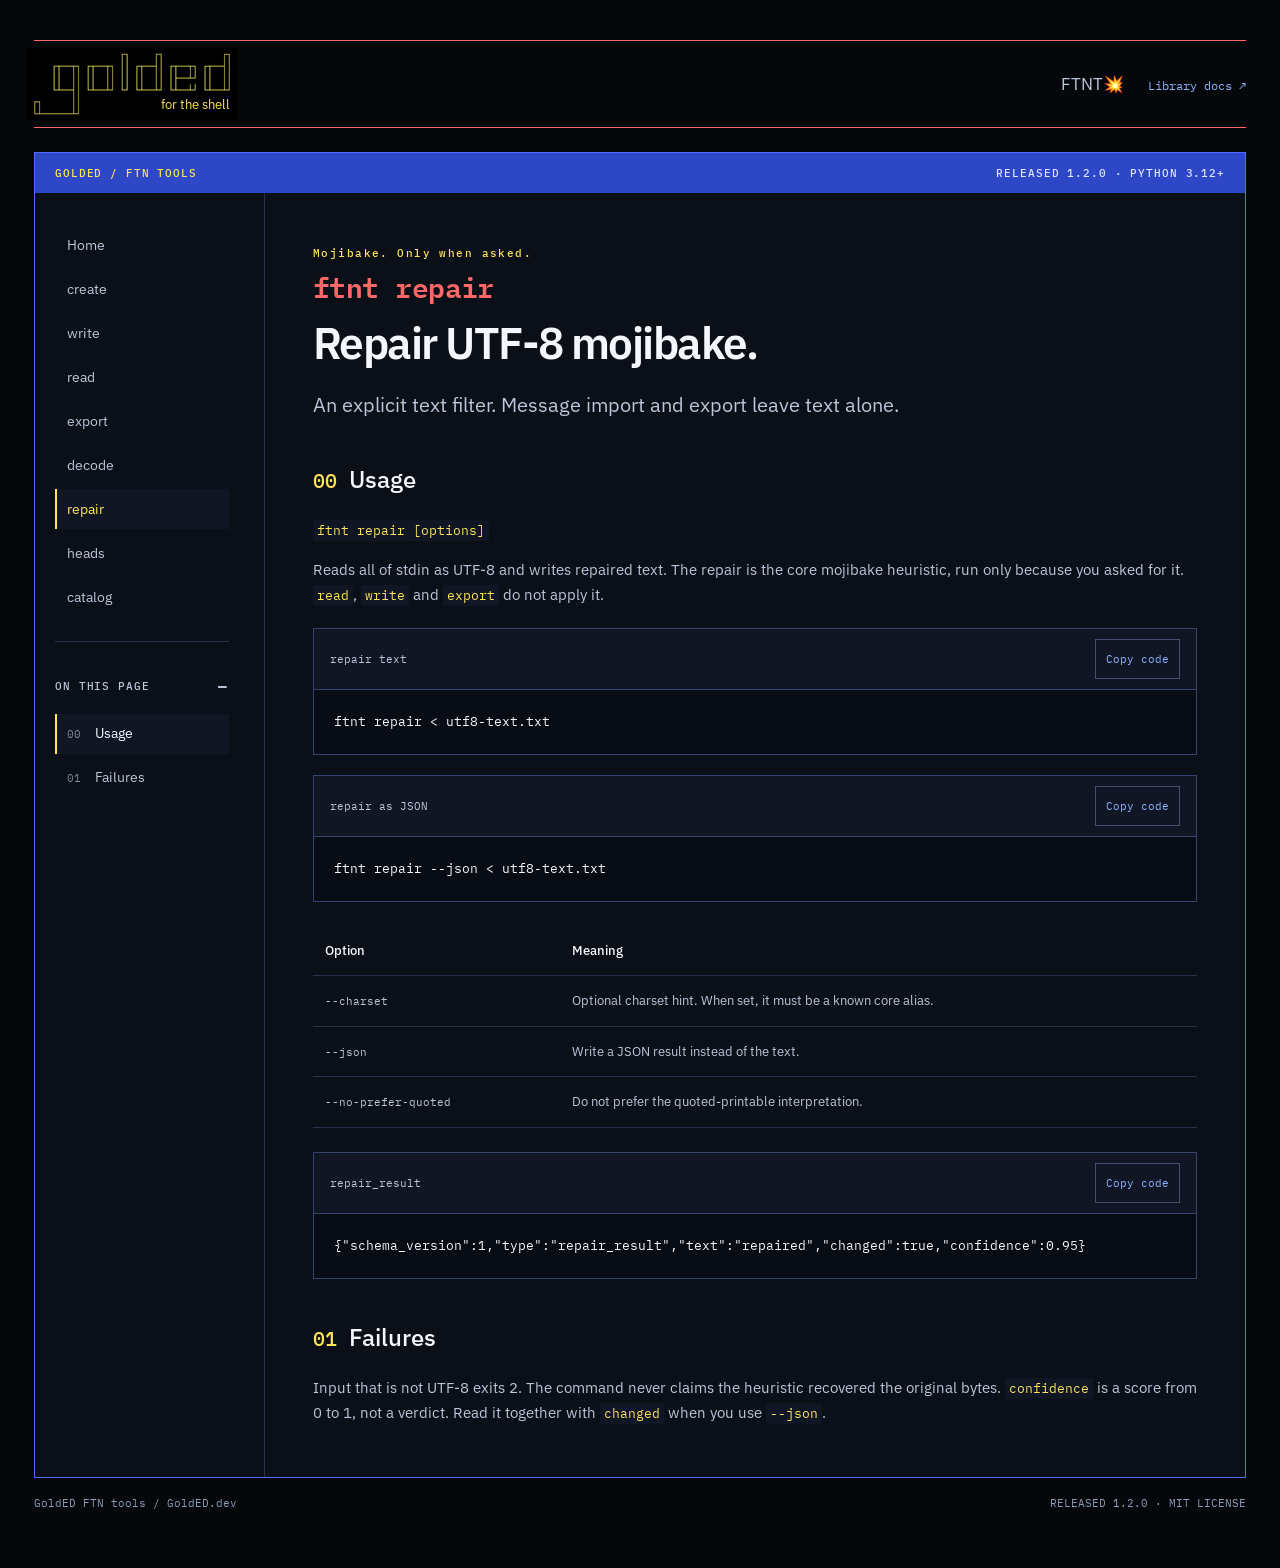
<file: repair.html>
<!doctype html>
<html lang="en">
<head>
<meta charset="utf-8">
<meta name="viewport" content="width=device-width,initial-scale=1">
<meta name="description" content="Repair UTF-8 mojibake with ftnt repair.">
<title>ftnt repair</title>
<link rel="stylesheet" href="assets/manual.css">
</head>
<body>
<a class="skip" href="#usage">Skip to content</a>
<div class="page">
<header class="masthead">
<a class="logo-mark" href="index.html" aria-label="FTNT home">
<img class="logo" src="assets/golded-logo.png" width="600" height="205" alt="GoldED">
<span class="logo-subtitle" aria-hidden="true">for the shell</span>
</a>
<div><span>FTNT💥</span><a href="https://golded-dev.github.io/golded-ftn-python-docs/">Library docs ↗</a></div>
</header>
<div class="shell">
<div class="bar"><span>GOLDED / FTN TOOLS</span><span>RELEASED 1.2.0 · PYTHON 3.12+</span></div>
<div class="layout">
<aside><div class="sidebar">
<nav class="page-nav" aria-label="Manual"><a href="index.html">Home</a><a href="create.html">create</a><a href="write.html">write</a><a href="read.html">read</a><a href="export.html">export</a><a href="decode.html">decode</a><a href="repair.html" aria-current="page">repair</a><a href="heads.html">heads</a><a href="catalog.html">catalog</a></nav>
<details class="contents" open><summary>On this page</summary><nav class="nav" aria-label="Sections"><a href="#usage"><span class="num">00</span>Usage</a><a href="#failures"><span class="num">01</span>Failures</a></nav></details>
</div></aside>
<main><p class="eyebrow">Mojibake. Only when asked.</p><p class="command">ftnt repair</p><h1>Repair UTF-8 mojibake.</h1><p class="hero-lead">An explicit text filter. Message import and export leave text alone.</p><section class="guide-section" id="usage"><div class="section-title"><span>00</span><h2>Usage</h2></div><p><code>ftnt repair [options]</code></p><p>Reads all of stdin as UTF-8 and writes repaired text. The repair is the core mojibake heuristic, run only because you asked for it. <code>read</code>, <code>write</code> and <code>export</code> do not apply it.</p><div class="code-pane" id="repair-text"><div class="code-head"><span>repair text</span><button type="button" data-copy="repair-text-text" hidden>Copy code</button></div><pre><code id="repair-text-text">ftnt repair &lt; utf8-text.txt
</code></pre></div><div class="code-pane" id="repair-json"><div class="code-head"><span>repair as JSON</span><button type="button" data-copy="repair-json-text" hidden>Copy code</button></div><pre><code id="repair-json-text">ftnt repair --json &lt; utf8-text.txt
</code></pre></div><div class="table-wrap"><table><thead><tr><th>Option</th><th>Meaning</th></tr></thead><tbody><tr><td><code>--charset</code></td><td>Optional charset hint. When set, it must be a known core alias.</td></tr><tr><td><code>--json</code></td><td>Write a JSON result instead of the text.</td></tr><tr><td><code>--no-prefer-quoted</code></td><td>Do not prefer the quoted-printable interpretation.</td></tr></tbody></table></div><div class="code-pane" id="repair-result"><div class="code-head"><span>repair_result</span><button type="button" data-copy="repair-result-text" hidden>Copy code</button></div><pre><code id="repair-result-text">{&quot;schema_version&quot;:1,&quot;type&quot;:&quot;repair_result&quot;,&quot;text&quot;:&quot;repaired&quot;,&quot;changed&quot;:true,&quot;confidence&quot;:0.95}
</code></pre></div></section><section class="guide-section" id="failures"><div class="section-title"><span>01</span><h2>Failures</h2></div><p>Input that is not UTF-8 exits 2. The command never claims the heuristic recovered the original bytes. <code>confidence</code> is a score from 0 to 1, not a verdict. Read it together with <code>changed</code> when you use <code>--json</code>.</p></section></main>
</div></div>
<footer><span>GoldED FTN tools / GoldED.dev</span><span>RELEASED 1.2.0 · MIT LICENSE</span></footer>
</div>

<script>
const contents=document.querySelector('.contents');
if(contents && window.matchMedia('(max-width:800px)').matches) contents.open=false;
for(const button of document.querySelectorAll('[data-copy]')){
  button.hidden=false;
  button.addEventListener('click', async () => {
    const node=document.getElementById(button.dataset.copy);
    const text=node.textContent;
    try {
      if(navigator.clipboard && window.isSecureContext){
        await navigator.clipboard.writeText(text);
      } else {
        const field=document.createElement('textarea');
        field.value=text;
        field.style.position='fixed';
        field.style.opacity='0';
        document.body.append(field);
        field.select();
        const ok=document.execCommand('copy');
        field.remove();
        button.focus();
        if(!ok) throw new Error('copy');
      }
      button.textContent='Copied';
    } catch {
      button.textContent='Select code';
      const range=document.createRange();
      range.selectNodeContents(node);
      const selection=window.getSelection();
      selection.removeAllRanges();
      selection.addRange(range);
    }
    setTimeout(() => button.textContent='Copy code', 1800);
  });
}
const links=[...document.querySelectorAll('.nav a')];
const sections=[...document.querySelectorAll('main section')];
function markSection(id){
  for(const link of links){
    if(link.hash === '#' + id) link.setAttribute('aria-current','location');
    else link.removeAttribute('aria-current');
  }
}
function track(){
  if(!sections.length) return;
  let current=sections[0].id;
  for(const section of sections){
    if(section.getBoundingClientRect().top <= 120) current=section.id;
  }
  const page=document.scrollingElement;
  if(page.scrollHeight > page.clientHeight &&
     Math.ceil(page.scrollTop + page.clientHeight) >= page.scrollHeight - 2){
    current=sections[sections.length - 1].id;
  }
  markSection(current);
}
window.addEventListener('scroll', track, {passive:true});
window.addEventListener('resize', track);
window.addEventListener('hashchange', () => {
  const selected=links.find(link => link.hash === window.location.hash);
  if(selected) markSection(selected.hash.slice(1));
  else track();
});
track();
</script>

</body>
</html>
</file>
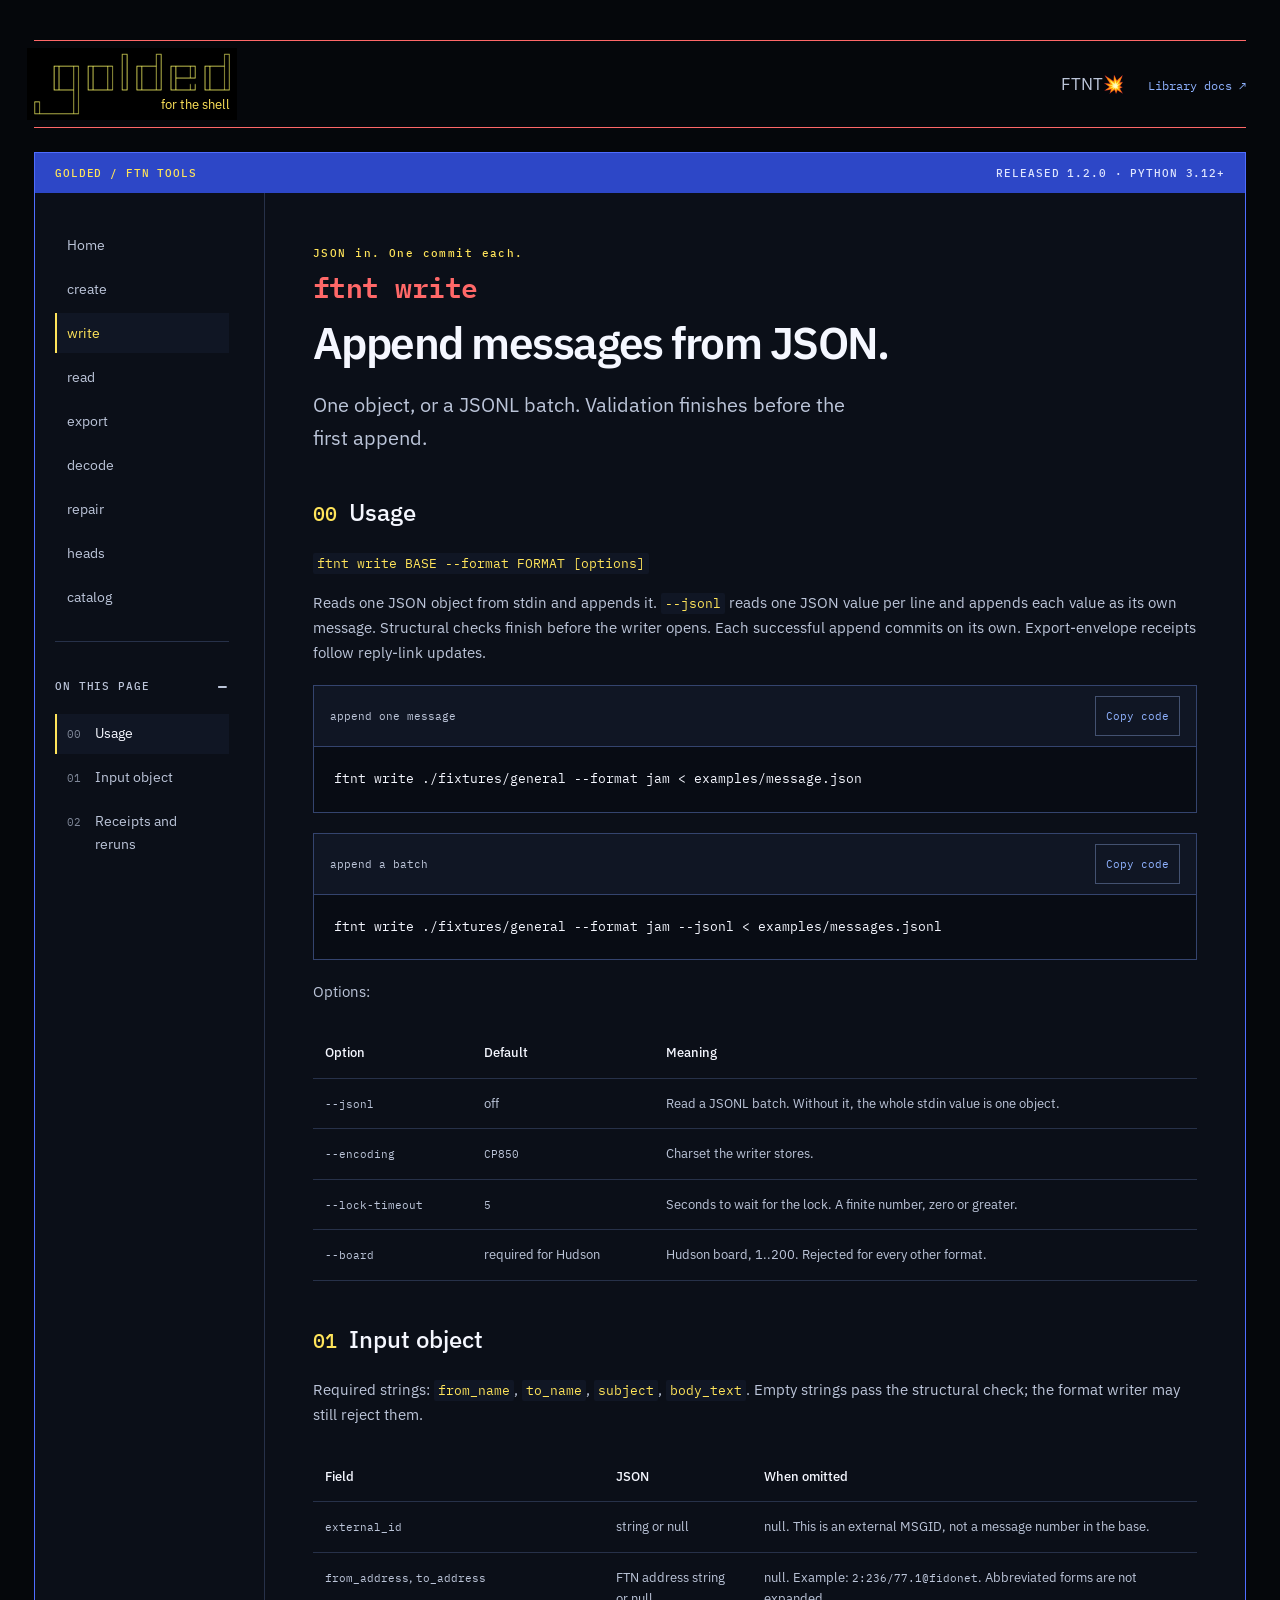
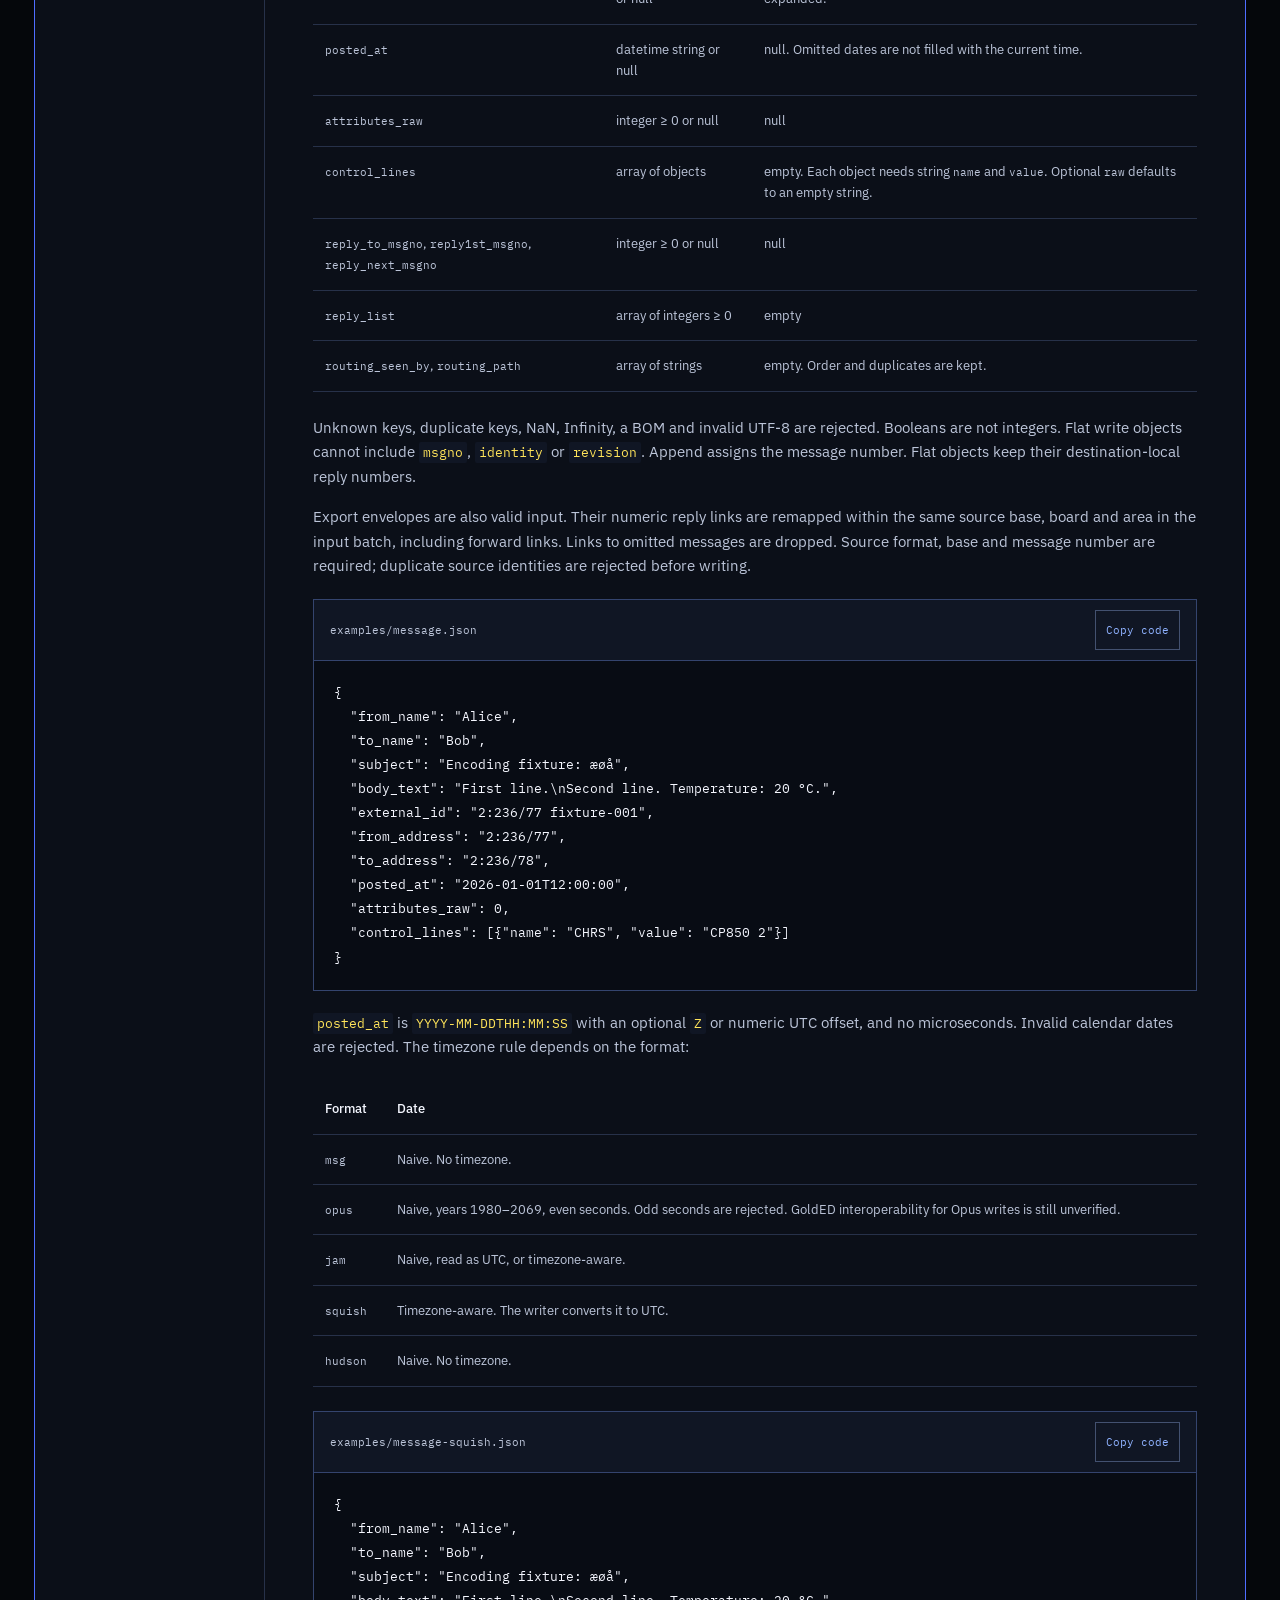
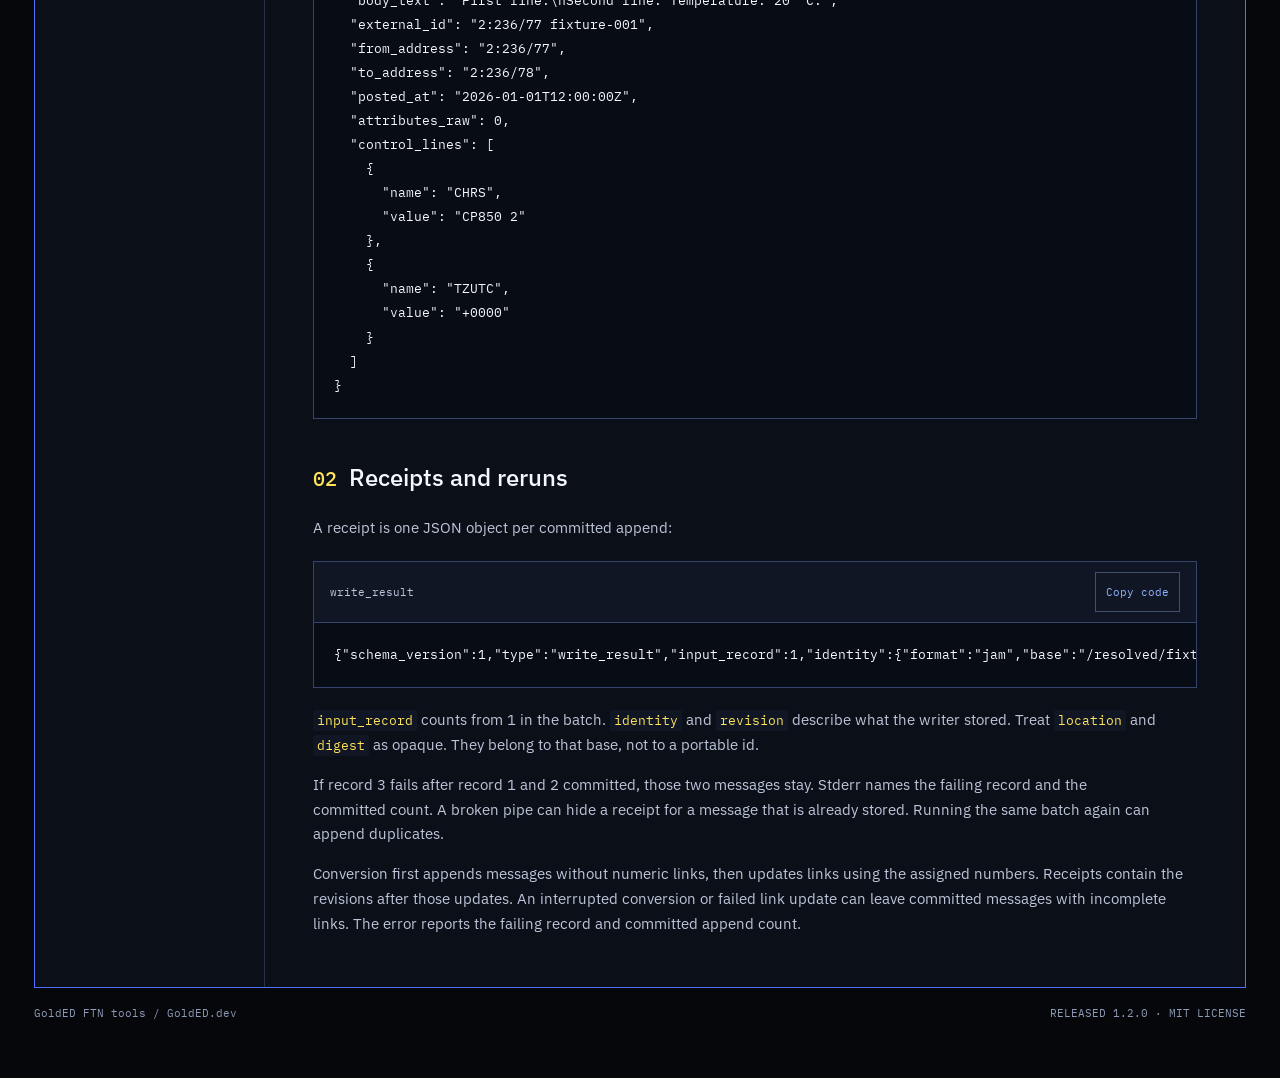
<file: write.html>
<!doctype html>
<html lang="en">
<head>
<meta charset="utf-8">
<meta name="viewport" content="width=device-width,initial-scale=1">
<meta name="description" content="Append JSON messages to an FTN base with ftnt write.">
<title>ftnt write</title>
<link rel="stylesheet" href="assets/manual.css">
</head>
<body>
<a class="skip" href="#usage">Skip to content</a>
<div class="page">
<header class="masthead">
<a class="logo-mark" href="index.html" aria-label="FTNT home">
<img class="logo" src="assets/golded-logo.png" width="600" height="205" alt="GoldED">
<span class="logo-subtitle" aria-hidden="true">for the shell</span>
</a>
<div><span>FTNT💥</span><a href="https://golded-dev.github.io/golded-ftn-python-docs/">Library docs ↗</a></div>
</header>
<div class="shell">
<div class="bar"><span>GOLDED / FTN TOOLS</span><span>RELEASED 1.2.0 · PYTHON 3.12+</span></div>
<div class="layout">
<aside><div class="sidebar">
<nav class="page-nav" aria-label="Manual"><a href="index.html">Home</a><a href="create.html">create</a><a href="write.html" aria-current="page">write</a><a href="read.html">read</a><a href="export.html">export</a><a href="decode.html">decode</a><a href="repair.html">repair</a><a href="heads.html">heads</a><a href="catalog.html">catalog</a></nav>
<details class="contents" open><summary>On this page</summary><nav class="nav" aria-label="Sections"><a href="#usage"><span class="num">00</span>Usage</a><a href="#input"><span class="num">01</span>Input object</a><a href="#receipts"><span class="num">02</span>Receipts and reruns</a></nav></details>
</div></aside>
<main><p class="eyebrow">JSON in. One commit each.</p><p class="command">ftnt write</p><h1>Append messages from JSON.</h1><p class="hero-lead">One object, or a JSONL batch. Validation finishes before the first append.</p><section class="guide-section" id="usage"><div class="section-title"><span>00</span><h2>Usage</h2></div><p><code>ftnt write BASE --format FORMAT [options]</code></p><p>Reads one JSON object from stdin and appends it. <code>--jsonl</code> reads one JSON value per line and appends each value as its own message. Structural checks finish before the writer opens. Each successful append commits on its own. Export-envelope receipts follow reply-link updates.</p><div class="code-pane" id="write-one"><div class="code-head"><span>append one message</span><button type="button" data-copy="write-one-text" hidden>Copy code</button></div><pre><code id="write-one-text">ftnt write ./fixtures/general --format jam &lt; examples/message.json
</code></pre></div><div class="code-pane" id="write-jsonl"><div class="code-head"><span>append a batch</span><button type="button" data-copy="write-jsonl-text" hidden>Copy code</button></div><pre><code id="write-jsonl-text">ftnt write ./fixtures/general --format jam --jsonl &lt; examples/messages.jsonl
</code></pre></div><p>Options:</p><div class="table-wrap"><table><thead><tr><th>Option</th><th>Default</th><th>Meaning</th></tr></thead><tbody><tr><td><code>--jsonl</code></td><td>off</td><td>Read a JSONL batch. Without it, the whole stdin value is one object.</td></tr><tr><td><code>--encoding</code></td><td><code>CP850</code></td><td>Charset the writer stores.</td></tr><tr><td><code>--lock-timeout</code></td><td><code>5</code></td><td>Seconds to wait for the lock. A finite number, zero or greater.</td></tr><tr><td><code>--board</code></td><td>required for Hudson</td><td>Hudson board, 1..200. Rejected for every other format.</td></tr></tbody></table></div></section><section class="guide-section" id="input"><div class="section-title"><span>01</span><h2>Input object</h2></div><p>Required strings: <code>from_name</code>, <code>to_name</code>, <code>subject</code>, <code>body_text</code>. Empty strings pass the structural check; the format writer may still reject them.</p><div class="table-wrap"><table><thead><tr><th>Field</th><th>JSON</th><th>When omitted</th></tr></thead><tbody><tr><td><code>external_id</code></td><td>string or null</td><td>null. This is an external MSGID, not a message number in the base.</td></tr><tr><td><code>from_address</code>, <code>to_address</code></td><td>FTN address string or null</td><td>null. Example: <code>2:236/77.1@fidonet</code>. Abbreviated forms are not expanded.</td></tr><tr><td><code>posted_at</code></td><td>datetime string or null</td><td>null. Omitted dates are not filled with the current time.</td></tr><tr><td><code>attributes_raw</code></td><td>integer ≥ 0 or null</td><td>null</td></tr><tr><td><code>control_lines</code></td><td>array of objects</td><td>empty. Each object needs string <code>name</code> and <code>value</code>. Optional <code>raw</code> defaults to an empty string.</td></tr><tr><td><code>reply_to_msgno</code>, <code>reply1st_msgno</code>, <code>reply_next_msgno</code></td><td>integer ≥ 0 or null</td><td>null</td></tr><tr><td><code>reply_list</code></td><td>array of integers ≥ 0</td><td>empty</td></tr><tr><td><code>routing_seen_by</code>, <code>routing_path</code></td><td>array of strings</td><td>empty. Order and duplicates are kept.</td></tr></tbody></table></div><p>Unknown keys, duplicate keys, NaN, Infinity, a BOM and invalid UTF-8 are rejected. Booleans are not integers. Flat write objects cannot include <code>msgno</code>, <code>identity</code> or <code>revision</code>. Append assigns the message number. Flat objects keep their destination-local reply numbers.</p><p>Export envelopes are also valid input. Their numeric reply links are remapped within the same source base, board and area in the input batch, including forward links. Links to omitted messages are dropped. Source format, base and message number are required; duplicate source identities are rejected before writing.</p><div class="code-pane" id="write-message"><div class="code-head"><span>examples/message.json</span><button type="button" data-copy="write-message-text" hidden>Copy code</button></div><pre><code id="write-message-text">{
  &quot;from_name&quot;: &quot;Alice&quot;,
  &quot;to_name&quot;: &quot;Bob&quot;,
  &quot;subject&quot;: &quot;Encoding fixture: æøå&quot;,
  &quot;body_text&quot;: &quot;First line.\nSecond line. Temperature: 20 °C.&quot;,
  &quot;external_id&quot;: &quot;2:236/77 fixture-001&quot;,
  &quot;from_address&quot;: &quot;2:236/77&quot;,
  &quot;to_address&quot;: &quot;2:236/78&quot;,
  &quot;posted_at&quot;: &quot;2026-01-01T12:00:00&quot;,
  &quot;attributes_raw&quot;: 0,
  &quot;control_lines&quot;: [{&quot;name&quot;: &quot;CHRS&quot;, &quot;value&quot;: &quot;CP850 2&quot;}]
}
</code></pre></div><p><code>posted_at</code> is <code>YYYY-MM-DDTHH:MM:SS</code> with an optional <code>Z</code> or numeric UTC offset, and no microseconds. Invalid calendar dates are rejected. The timezone rule depends on the format:</p><div class="table-wrap"><table><thead><tr><th>Format</th><th>Date</th></tr></thead><tbody><tr><td><code>msg</code></td><td>Naive. No timezone.</td></tr><tr><td><code>opus</code></td><td>Naive, years 1980–2069, even seconds. Odd seconds are rejected. GoldED interoperability for Opus writes is still unverified.</td></tr><tr><td><code>jam</code></td><td>Naive, read as UTC, or timezone-aware.</td></tr><tr><td><code>squish</code></td><td>Timezone-aware. The writer converts it to UTC.</td></tr><tr><td><code>hudson</code></td><td>Naive. No timezone.</td></tr></tbody></table></div><div class="code-pane" id="write-squish"><div class="code-head"><span>examples/message-squish.json</span><button type="button" data-copy="write-squish-text" hidden>Copy code</button></div><pre><code id="write-squish-text">{
  &quot;from_name&quot;: &quot;Alice&quot;,
  &quot;to_name&quot;: &quot;Bob&quot;,
  &quot;subject&quot;: &quot;Encoding fixture: æøå&quot;,
  &quot;body_text&quot;: &quot;First line.\nSecond line. Temperature: 20 °C.&quot;,
  &quot;external_id&quot;: &quot;2:236/77 fixture-001&quot;,
  &quot;from_address&quot;: &quot;2:236/77&quot;,
  &quot;to_address&quot;: &quot;2:236/78&quot;,
  &quot;posted_at&quot;: &quot;2026-01-01T12:00:00Z&quot;,
  &quot;attributes_raw&quot;: 0,
  &quot;control_lines&quot;: [
    {
      &quot;name&quot;: &quot;CHRS&quot;,
      &quot;value&quot;: &quot;CP850 2&quot;
    },
    {
      &quot;name&quot;: &quot;TZUTC&quot;,
      &quot;value&quot;: &quot;+0000&quot;
    }
  ]
}
</code></pre></div></section><section class="guide-section" id="receipts"><div class="section-title"><span>02</span><h2>Receipts and reruns</h2></div><p>A receipt is one JSON object per committed append:</p><div class="code-pane" id="write-result"><div class="code-head"><span>write_result</span><button type="button" data-copy="write-result-text" hidden>Copy code</button></div><pre><code id="write-result-text">{&quot;schema_version&quot;:1,&quot;type&quot;:&quot;write_result&quot;,&quot;input_record&quot;:1,&quot;identity&quot;:{&quot;format&quot;:&quot;jam&quot;,&quot;base&quot;:&quot;/resolved/fixtures/general&quot;,&quot;msgno&quot;:1,&quot;board&quot;:null},&quot;revision&quot;:{&quot;identity&quot;:{&quot;format&quot;:&quot;jam&quot;,&quot;base&quot;:&quot;/resolved/fixtures/general&quot;,&quot;msgno&quot;:1,&quot;board&quot;:null},&quot;location&quot;:[0,0],&quot;digest&quot;:&quot;opaque&quot;}}
</code></pre></div><p><code>input_record</code> counts from 1 in the batch. <code>identity</code> and <code>revision</code> describe what the writer stored. Treat <code>location</code> and <code>digest</code> as opaque. They belong to that base, not to a portable id.</p><p>If record 3 fails after record 1 and 2 committed, those two messages stay. Stderr names the failing record and the committed count. A broken pipe can hide a receipt for a message that is already stored. Running the same batch again can append duplicates.</p><p>Conversion first appends messages without numeric links, then updates links using the assigned numbers. Receipts contain the revisions after those updates. An interrupted conversion or failed link update can leave committed messages with incomplete links. The error reports the failing record and committed append count.</p></section></main>
</div></div>
<footer><span>GoldED FTN tools / GoldED.dev</span><span>RELEASED 1.2.0 · MIT LICENSE</span></footer>
</div>

<script>
const contents=document.querySelector('.contents');
if(contents && window.matchMedia('(max-width:800px)').matches) contents.open=false;
for(const button of document.querySelectorAll('[data-copy]')){
  button.hidden=false;
  button.addEventListener('click', async () => {
    const node=document.getElementById(button.dataset.copy);
    const text=node.textContent;
    try {
      if(navigator.clipboard && window.isSecureContext){
        await navigator.clipboard.writeText(text);
      } else {
        const field=document.createElement('textarea');
        field.value=text;
        field.style.position='fixed';
        field.style.opacity='0';
        document.body.append(field);
        field.select();
        const ok=document.execCommand('copy');
        field.remove();
        button.focus();
        if(!ok) throw new Error('copy');
      }
      button.textContent='Copied';
    } catch {
      button.textContent='Select code';
      const range=document.createRange();
      range.selectNodeContents(node);
      const selection=window.getSelection();
      selection.removeAllRanges();
      selection.addRange(range);
    }
    setTimeout(() => button.textContent='Copy code', 1800);
  });
}
const links=[...document.querySelectorAll('.nav a')];
const sections=[...document.querySelectorAll('main section')];
function markSection(id){
  for(const link of links){
    if(link.hash === '#' + id) link.setAttribute('aria-current','location');
    else link.removeAttribute('aria-current');
  }
}
function track(){
  if(!sections.length) return;
  let current=sections[0].id;
  for(const section of sections){
    if(section.getBoundingClientRect().top <= 120) current=section.id;
  }
  const page=document.scrollingElement;
  if(page.scrollHeight > page.clientHeight &&
     Math.ceil(page.scrollTop + page.clientHeight) >= page.scrollHeight - 2){
    current=sections[sections.length - 1].id;
  }
  markSection(current);
}
window.addEventListener('scroll', track, {passive:true});
window.addEventListener('resize', track);
window.addEventListener('hashchange', () => {
  const selected=links.find(link => link.hash === window.location.hash);
  if(selected) markSection(selected.hash.slice(1));
  else track();
});
track();
</script>

</body>
</html>
</file>
